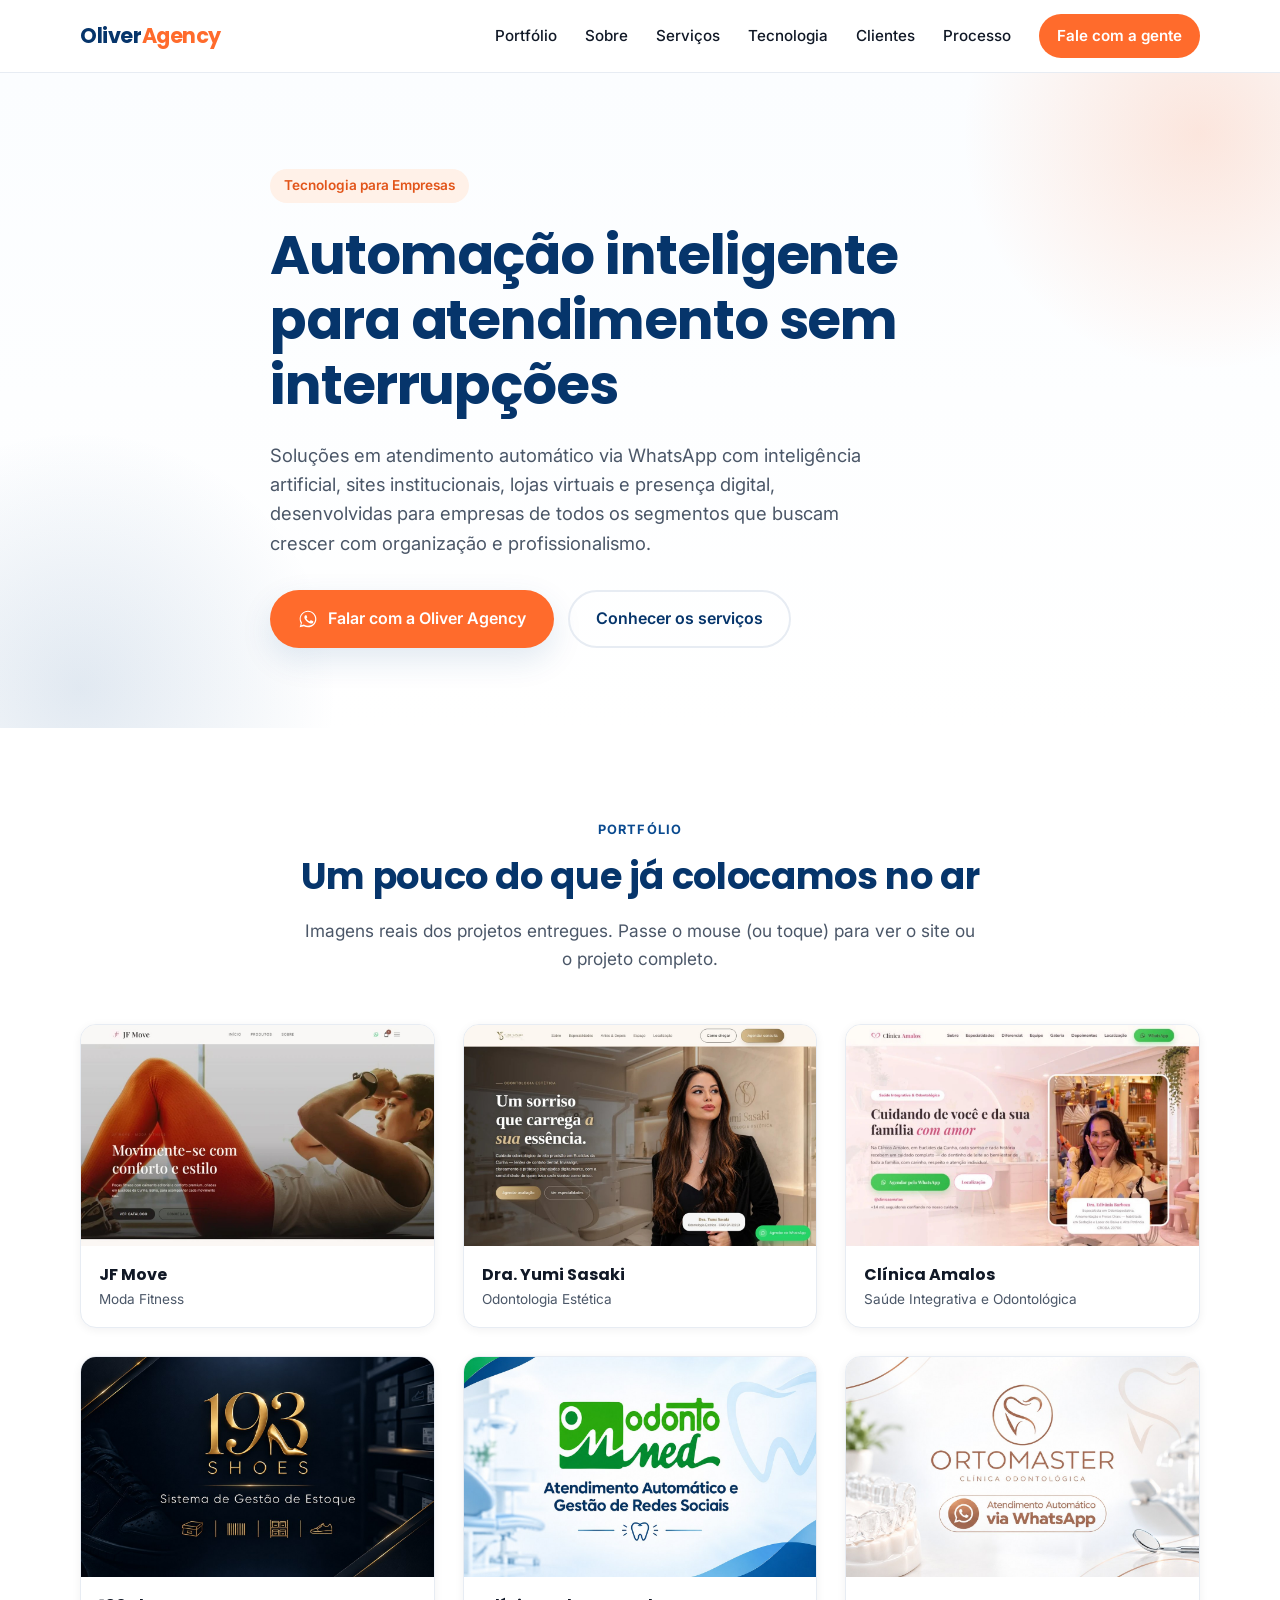
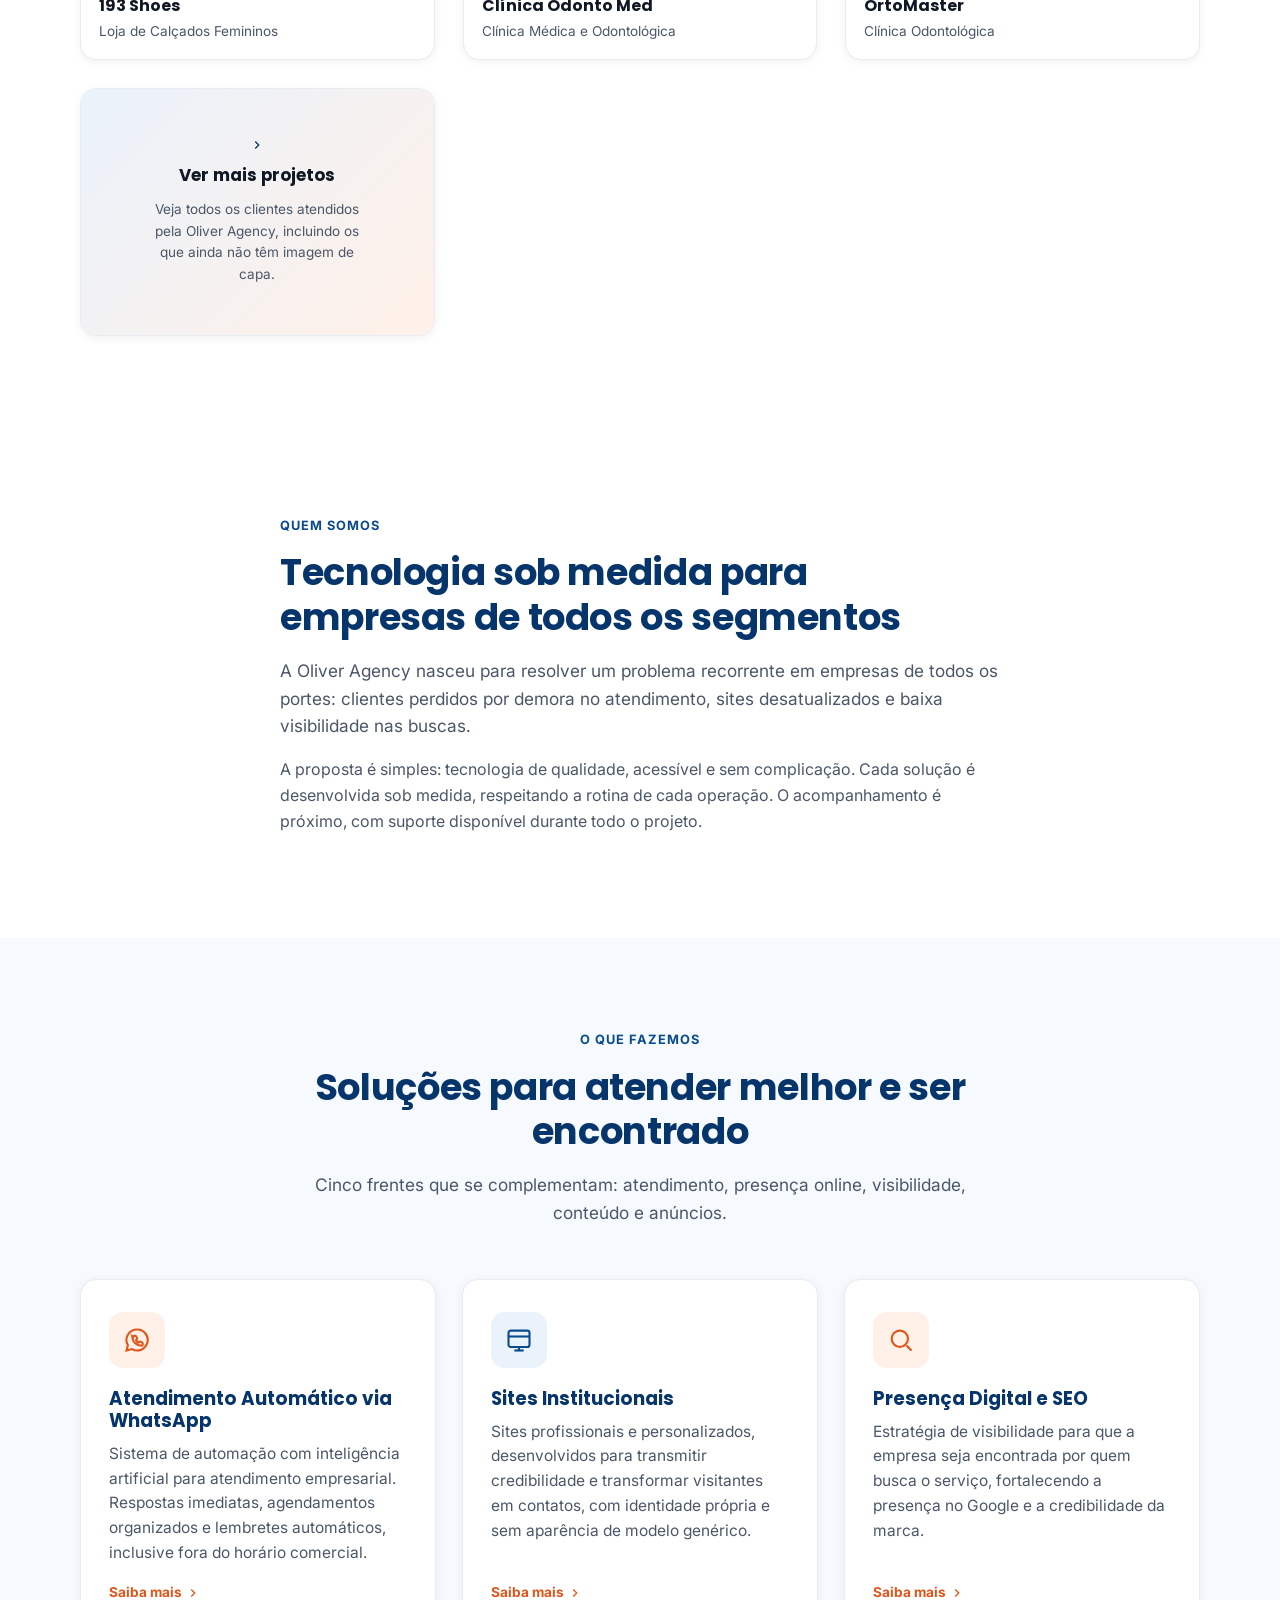
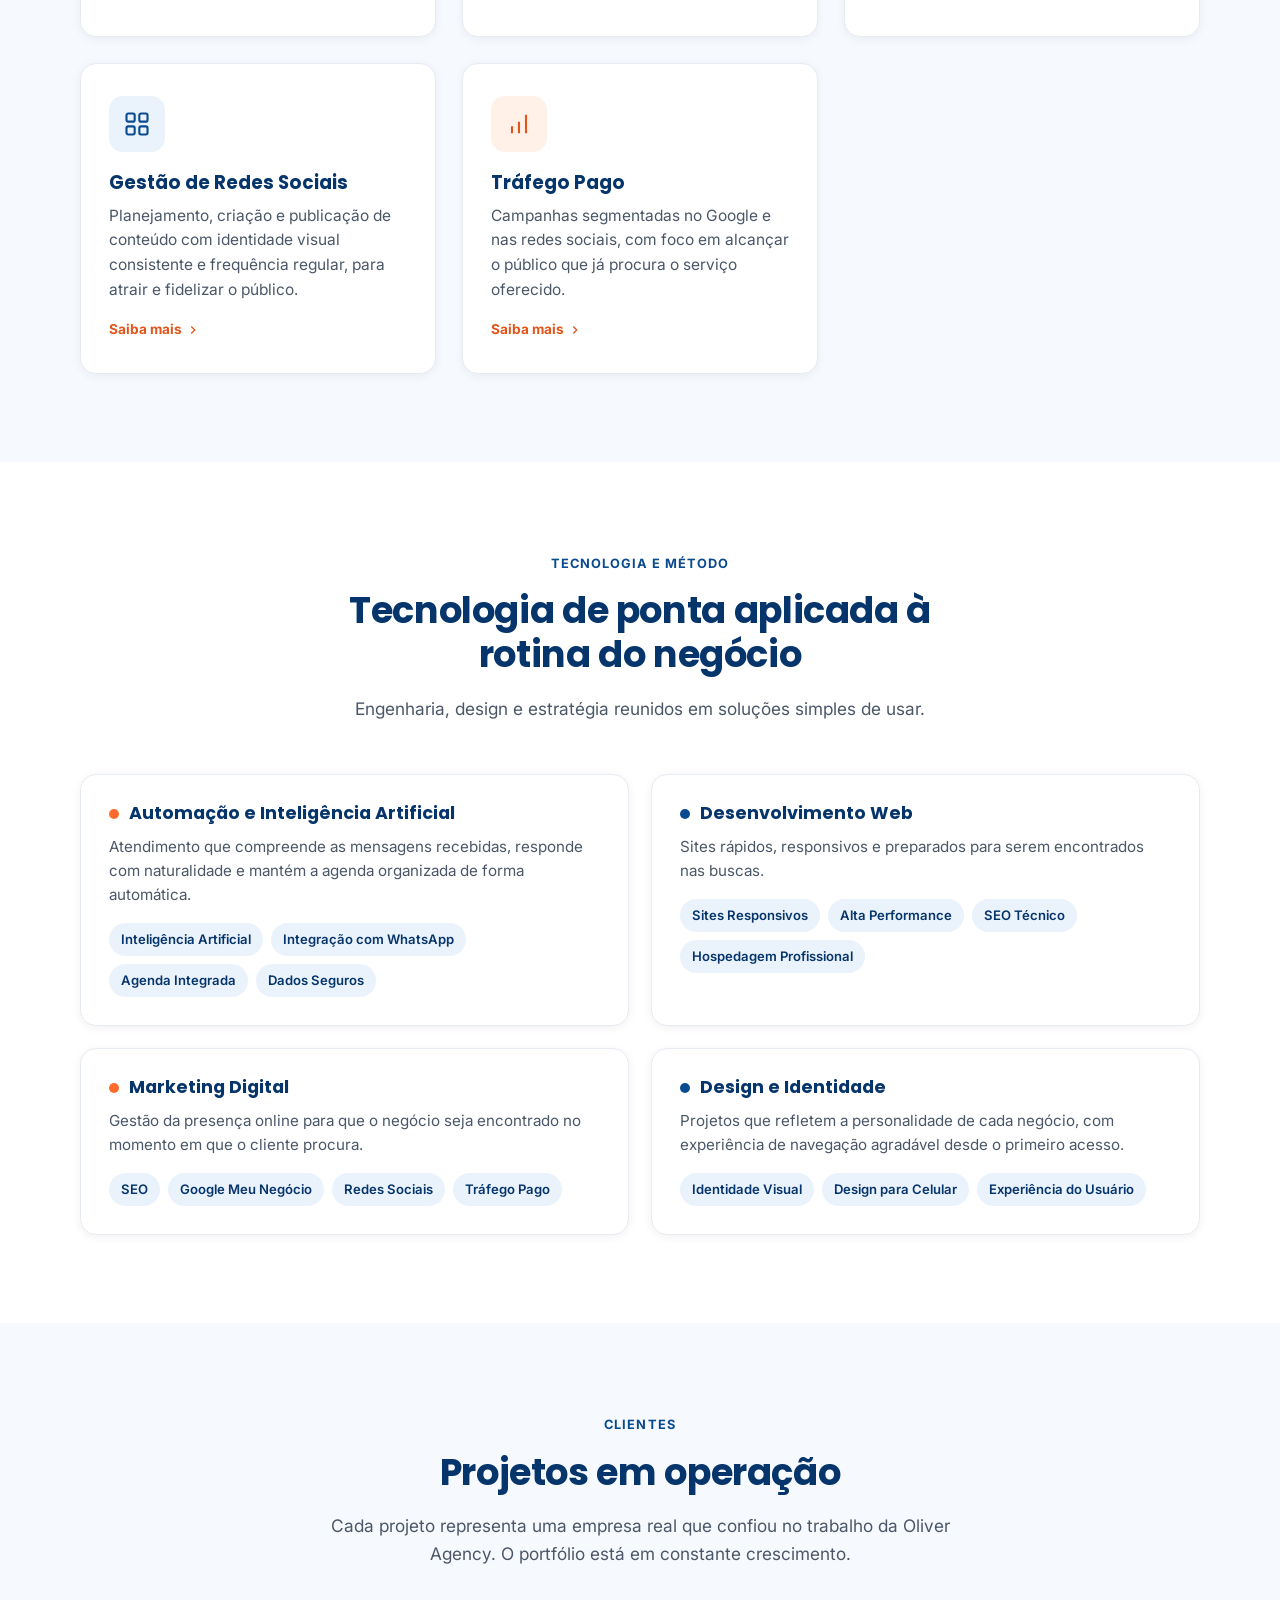
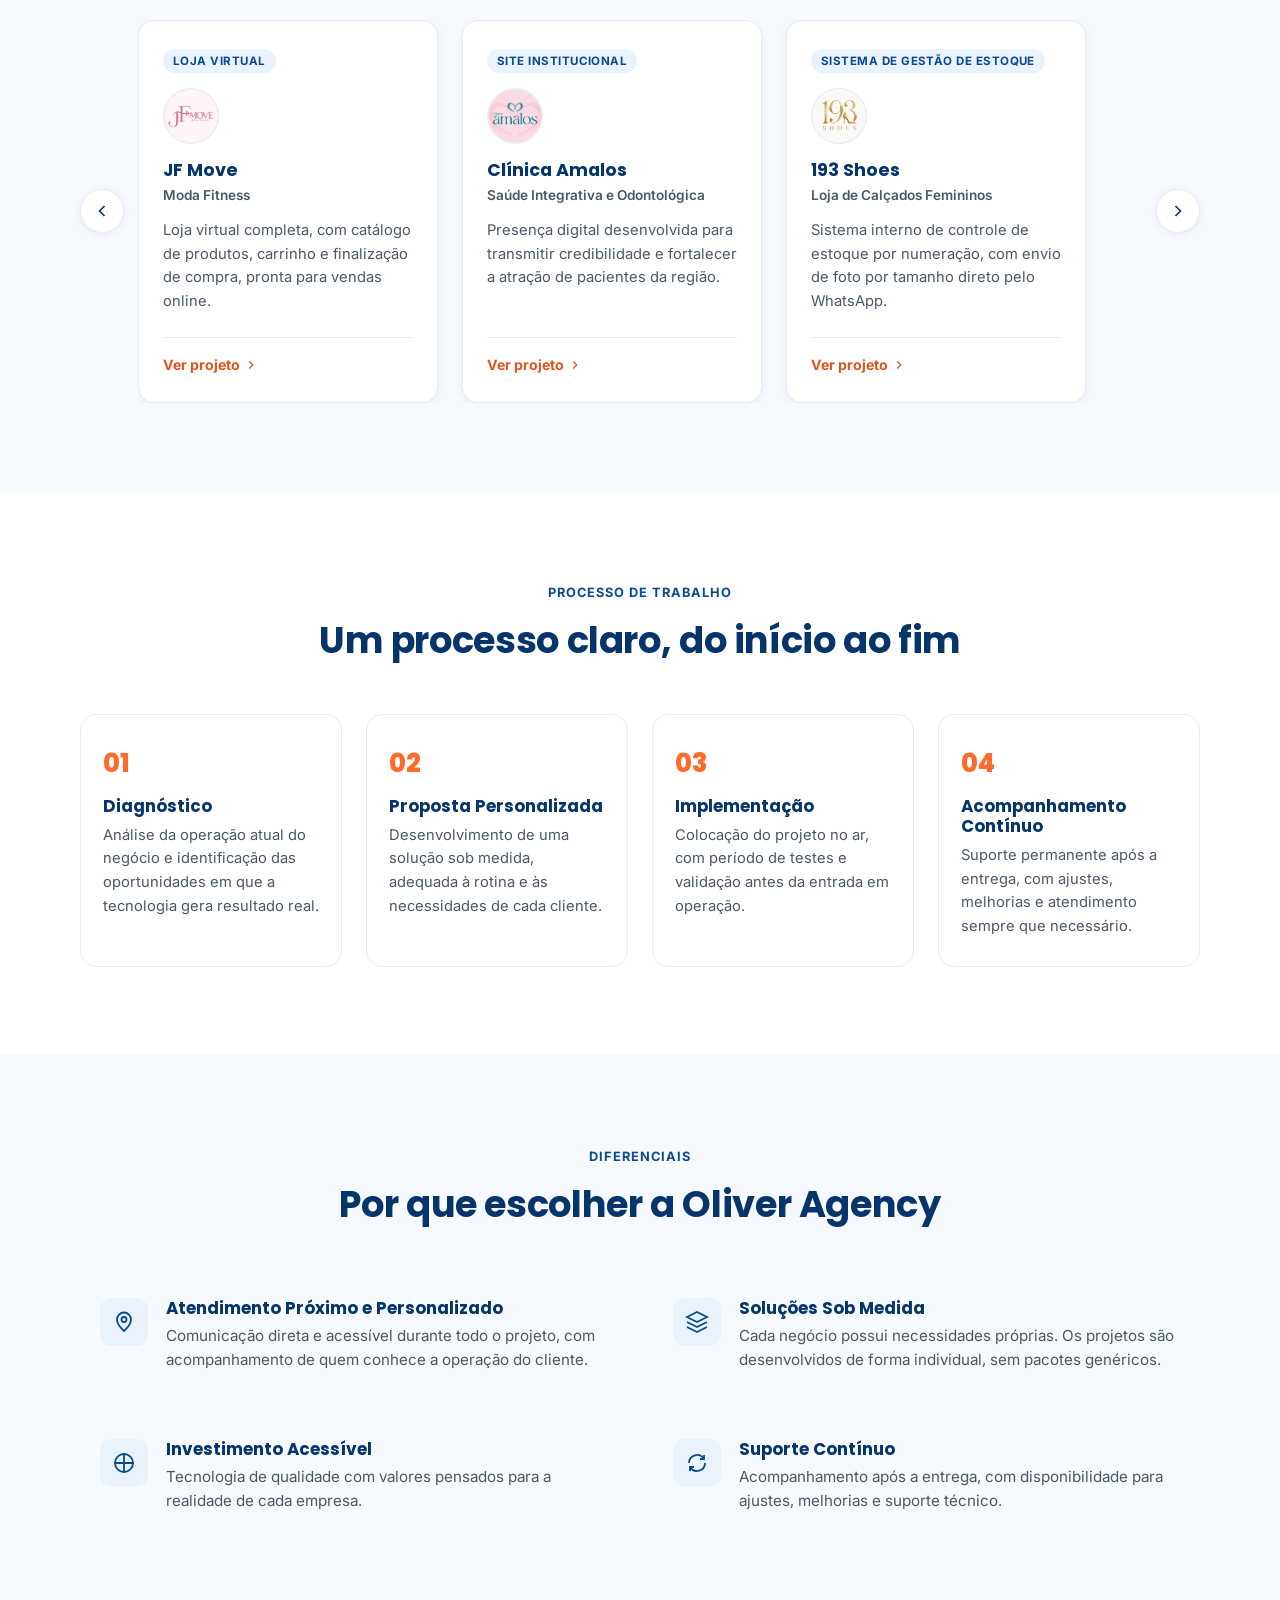
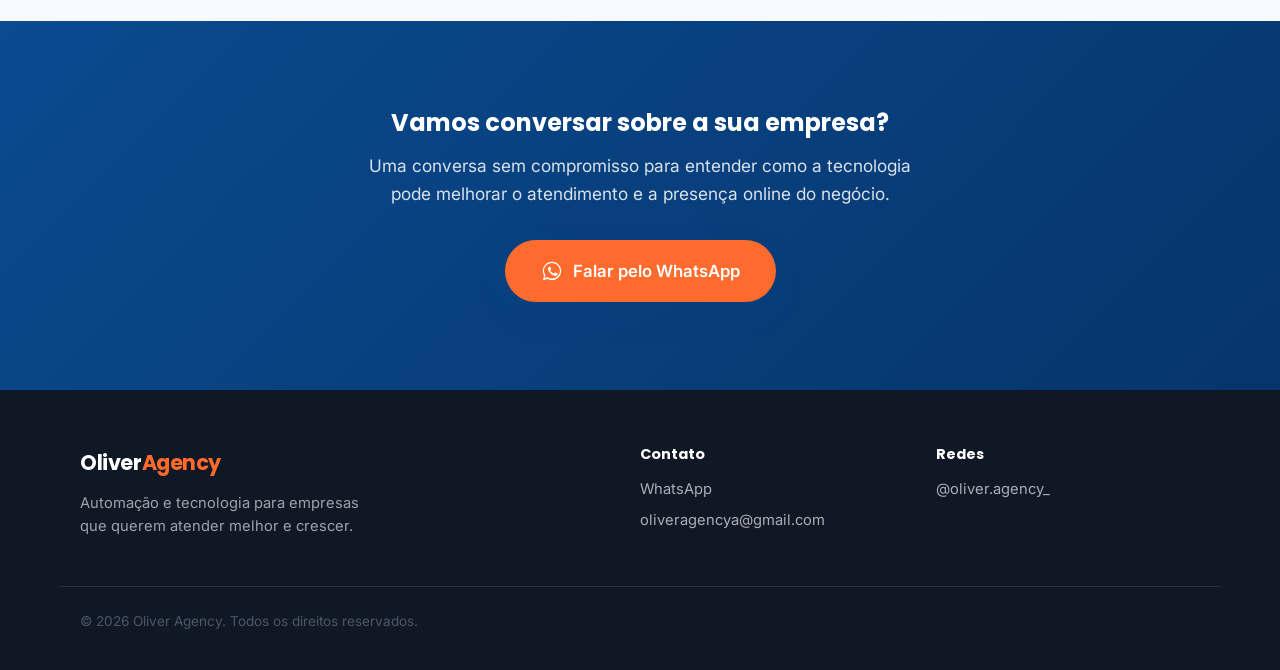
<file: index.html>
<!DOCTYPE html>
<html lang="pt-BR">
<head>
<meta charset="UTF-8">
<meta name="viewport" content="width=device-width, initial-scale=1.0">
<title>Oliver Agency · Automação Inteligente para Empresas</title>
<meta name="description" content="Soluções em atendimento automático via WhatsApp com inteligência artificial, sites institucionais, lojas virtuais e presença digital, desenvolvidas para empresas de todos os segmentos.">
<meta name="keywords" content="automação whatsapp, atendimento automático empresarial, site institucional, loja virtual, presença digital, SEO">
<meta property="og:title" content="Oliver Agency · Automação Inteligente para Empresas">
<meta property="og:description" content="Atendimento automático via WhatsApp com inteligência artificial, sites institucionais, lojas virtuais e presença digital para empresas de todos os segmentos.">
<meta property="og:type" content="website">
<link rel="icon" href="data:image/svg+xml,<svg xmlns=%22http://www.w3.org/2000/svg%22 viewBox=%220 0 100 100%22><rect width=%22100%22 height=%22100%22 rx=%2220%22 fill=%22%230A4A8F%22/><text x=%2250%22 y=%2268%22 font-size=%2260%22 text-anchor=%22middle%22 fill=%22%23FF6B2C%22 font-family=%22Arial%22>O</text></svg>">
<link rel="preconnect" href="https://fonts.googleapis.com">
<link rel="preconnect" href="https://fonts.gstatic.com" crossorigin>
<link href="https://fonts.googleapis.com/css2?family=Poppins:wght@600;700;800&family=Inter:wght@400;500;600;700&display=swap" rel="stylesheet">
<link rel="stylesheet" href="css/style.css">
</head>
<body>
<div class="scroll-progress" id="scrollProgress" aria-hidden="true"></div>

<a class="skip-link" href="#main">Pular para o conteúdo</a>

<header class="site-header" id="topo">
  <div class="container header-inner">
    <a href="#topo" class="logo">Oliver<span>Agency</span></a>
    <nav class="main-nav" id="mainNav" aria-label="Navegação principal">
      <a href="#portfolio-destaque">Portfólio</a>
      <a href="#sobre">Sobre</a>
      <a href="#servicos">Serviços</a>
      <a href="#competencias">Tecnologia</a>
      <a href="#cases">Clientes</a>
      <a href="#processo">Processo</a>
      <a href="#contato" class="nav-cta">Fale com a gente</a>
    </nav>
    <button class="menu-toggle" id="menuToggle" aria-label="Abrir menu" aria-expanded="false" aria-controls="mainNav">
      <span></span><span></span><span></span>
    </button>
  </div>
</header>

<main id="main">

  <!-- HERO -->
  <section class="hero">
    <div class="container hero-inner">
      <p class="eyebrow reveal" id="heroEyebrow"></p>
      <h1 class="reveal" id="heroTitle"></h1>
      <p class="hero-sub reveal" id="heroSub"></p>
      <div class="hero-actions reveal">
        <a href="https://wa.me/5575998316140?text=Ol%C3%A1%2C%20vim%20pelo%20site%20e%20quero%20saber%20mais%20sobre%20a%20Oliver%20Agency" class="btn btn-primary" target="_blank" rel="noopener">
          <svg viewBox="0 0 24 24" width="20" height="20" aria-hidden="true"><path fill="currentColor" d="M17.5 14.4c-.3-.1-1.6-.8-1.8-.9-.2-.1-.4-.1-.6.1-.2.3-.7.9-.8 1-.2.2-.3.2-.5.1-.3-.1-1.1-.4-2.1-1.3-.8-.7-1.3-1.6-1.5-1.8-.1-.2 0-.4.1-.5.1-.1.3-.3.4-.5.1-.1.2-.3.3-.4.1-.2 0-.4 0-.5C11 9.5 10.5 8.3 10.3 7.8c-.2-.5-.4-.4-.6-.4h-.5c-.2 0-.5.1-.7.3-.2.3-.9.9-.9 2.2s1 2.6 1.1 2.7c.1.2 1.9 3 4.6 4.1.6.3 1.1.4 1.5.6.6.2 1.2.2 1.6.1.5-.1 1.6-.6 1.8-1.3.2-.6.2-1.2.2-1.3-.1-.2-.2-.2-.5-.4z"/><path fill="currentColor" d="M12 2C6.5 2 2 6.5 2 12c0 1.9.5 3.6 1.4 5.1L2 22l5.1-1.3c1.4.8 3.1 1.2 4.9 1.2 5.5 0 10-4.5 10-10S17.5 2 12 2zm0 18.1c-1.6 0-3.2-.4-4.5-1.3l-.3-.2-3.3.9.9-3.2-.2-.3C3.7 14 3.2 13 3.2 12c0-4.8 3.9-8.7 8.7-8.7s8.7 3.9 8.7 8.7-3.8 8.1-8.6 8.1z"/></svg>
          <span id="heroCtaPrimary"></span>
        </a>
        <a href="#servicos" class="btn btn-ghost" id="heroCtaSecondary"></a>
      </div>
    </div>
    <div class="hero-glow" aria-hidden="true"></div>
    <div class="hero-glow-2" aria-hidden="true"></div>
  </section>

  <!-- PORTFÓLIO (capas) -->
  <section class="section" id="portfolio-destaque">
    <div class="container">
      <div class="section-head">
        <span class="tag reveal" id="portfolioCoversTag"></span>
        <h2 class="reveal" id="portfolioCoversTitle"></h2>
        <p class="lead reveal" id="portfolioCoversLead"></p>
      </div>

      <!--
        Os cards deste grid são gerados pelo array PORTFOLIO_COVERS em js/main.js.
        Para adicionar a capa de um novo projeto, inclua um item nesse array e a
        imagem correspondente em assets/img/covers/ (não edite este HTML).
      -->
      <div class="portfolio-covers-grid" id="portfolioCoversGrid"></div>
    </div>
  </section>

  <!-- SOBRE -->
  <section class="section" id="sobre">
    <div class="container section-narrow">
      <span class="tag reveal" id="sobreTag"></span>
      <h2 class="reveal" id="sobreTitle"></h2>
      <div id="sobreBody"></div>
    </div>
  </section>

  <!-- SERVIÇOS -->
  <section class="section section-alt" id="servicos">
    <div class="container">
      <div class="section-head">
        <span class="tag reveal" id="servicosTag"></span>
        <h2 class="reveal" id="servicosTitle"></h2>
        <p class="lead reveal" id="servicosLead"></p>
      </div>

      <div class="grid grid-3" id="servicosGrid"></div>
    </div>
  </section>

  <!-- TECNOLOGIA E MÉTODO -->
  <section class="section" id="competencias">
    <div class="container">
      <div class="section-head">
        <span class="tag reveal" id="tecnologiaTag"></span>
        <h2 class="reveal" id="tecnologiaTitle"></h2>
        <p class="lead reveal" id="tecnologiaLead"></p>
      </div>

      <div class="skills-grid" id="tecnologiaGrid"></div>
    </div>
  </section>

  <!-- PORTFÓLIO -->
  <section class="section section-alt" id="cases">
    <div class="container">
      <div class="section-head">
        <span class="tag reveal" id="portfolioTag"></span>
        <h2 class="reveal" id="portfolioTitle"></h2>
        <p class="lead reveal" id="portfolioLead"></p>
      </div>

      <!--
        Os cards deste carrossel são gerados pelo array PORTFOLIO_DATA em js/main.js.
        Para adicionar um novo cliente, inclua um item nesse array (não edite este HTML).
        As setas rolam a fileira manualmente; não há rotação automática.
      -->
      <div class="cases-carousel">
        <button class="cases-arrow cases-arrow-prev" aria-label="Projeto anterior" type="button">
          <svg viewBox="0 0 24 24" width="20" height="20" fill="none" stroke="currentColor" stroke-width="2"><path d="M15 18l-6-6 6-6"/></svg>
        </button>
        <div class="cases-viewport">
          <div class="cases-track" id="casesTrack"></div>
        </div>
        <button class="cases-arrow cases-arrow-next" aria-label="Próximo projeto" type="button">
          <svg viewBox="0 0 24 24" width="20" height="20" fill="none" stroke="currentColor" stroke-width="2"><path d="M9 18l6-6-6-6"/></svg>
        </button>
      </div>
    </div>
  </section>

  <!-- PROCESSO DE TRABALHO -->
  <section class="section" id="processo">
    <div class="container">
      <div class="section-head">
        <span class="tag reveal" id="processoTag"></span>
        <h2 class="reveal" id="processoTitle"></h2>
      </div>

      <ol class="process-list" id="processoList"></ol>
    </div>
  </section>

  <!-- DIFERENCIAIS -->
  <section class="section section-alt" id="diferenciais">
    <div class="container">
      <div class="section-head">
        <span class="tag reveal" id="diferenciaisTag"></span>
        <h2 class="reveal" id="diferenciaisTitle"></h2>
      </div>

      <div class="grid grid-2" id="diferenciaisGrid"></div>
    </div>
  </section>

  <!-- CTA FINAL -->
  <section class="cta-final" id="contato">
    <div class="container cta-final-inner">
      <h2 class="reveal" id="ctaFinalTitle"></h2>
      <p class="reveal" id="ctaFinalDesc"></p>
      <a href="https://wa.me/5575998316140?text=Ol%C3%A1%2C%20vim%20pelo%20site%20e%20quero%20saber%20mais%20sobre%20a%20Oliver%20Agency" class="btn btn-primary btn-lg reveal" target="_blank" rel="noopener">
        <svg viewBox="0 0 24 24" width="22" height="22" aria-hidden="true"><path fill="currentColor" d="M17.5 14.4c-.3-.1-1.6-.8-1.8-.9-.2-.1-.4-.1-.6.1-.2.3-.7.9-.8 1-.2.2-.3.2-.5.1-.3-.1-1.1-.4-2.1-1.3-.8-.7-1.3-1.6-1.5-1.8-.1-.2 0-.4.1-.5.1-.1.3-.3.4-.5.1-.1.2-.3.3-.4.1-.2 0-.4 0-.5C11 9.5 10.5 8.3 10.3 7.8c-.2-.5-.4-.4-.6-.4h-.5c-.2 0-.5.1-.7.3-.2.3-.9.9-.9 2.2s1 2.6 1.1 2.7c.1.2 1.9 3 4.6 4.1.6.3 1.1.4 1.5.6.6.2 1.2.2 1.6.1.5-.1 1.6-.6 1.8-1.3.2-.6.2-1.2.2-1.3-.1-.2-.2-.2-.5-.4z"/><path fill="currentColor" d="M12 2C6.5 2 2 6.5 2 12c0 1.9.5 3.6 1.4 5.1L2 22l5.1-1.3c1.4.8 3.1 1.2 4.9 1.2 5.5 0 10-4.5 10-10S17.5 2 12 2zm0 18.1c-1.6 0-3.2-.4-4.5-1.3l-.3-.2-3.3.9.9-3.2-.2-.3C3.7 14 3.2 13 3.2 12c0-4.8 3.9-8.7 8.7-8.7s8.7 3.9 8.7 8.7-3.8 8.1-8.6 8.1z"/></svg>
        <span id="ctaFinalBtn"></span>
      </a>
    </div>
  </section>

  <!-- MODAL DE SERVIÇO -->
  <div class="modal-overlay" id="serviceModalOverlay" hidden>
    <div class="modal-panel" id="serviceModal" role="dialog" aria-modal="true" aria-labelledby="serviceModalTitle">
      <button class="modal-close" id="serviceModalClose" type="button" aria-label="Fechar">
        <svg viewBox="0 0 24 24" width="20" height="20" fill="none" stroke="currentColor" stroke-width="2"><path d="M18 6 6 18M6 6l12 12"/></svg>
      </button>

      <div class="modal-header">
        <div class="modal-icon" id="serviceModalIcon"></div>
        <h2 id="serviceModalTitle"></h2>
      </div>

      <p class="modal-summary" id="serviceModalSummary"></p>

      <h3 class="modal-subhead">Como funciona</h3>
      <ol class="modal-steps" id="serviceModalSteps"></ol>

      <h3 class="modal-subhead">O que está incluso</h3>
      <ul class="modal-included" id="serviceModalIncluded"></ul>

      <p class="modal-audience"><strong>Para quem é:</strong> <span id="serviceModalAudience"></span></p>

      <p class="modal-note" id="serviceModalNote" hidden></p>

      <a class="btn btn-primary btn-lg modal-cta" id="serviceModalCta" target="_blank" rel="noopener">
        Quero saber mais
      </a>
    </div>
  </div>

</main>

<footer class="site-footer">
  <div class="container footer-inner">
    <div class="footer-brand">
      <span class="logo logo-footer">Oliver<span>Agency</span></span>
      <p id="footerTagline"></p>
    </div>
    <div class="footer-contact">
      <h4>Contato</h4>
      <a href="https://wa.me/5575998316140" target="_blank" rel="noopener">WhatsApp</a>
      <a href="mailto:oliveragencya@gmail.com">oliveragencya@gmail.com</a>
    </div>
    <div class="footer-social">
      <h4>Redes</h4>
      <a href="https://instagram.com/oliver.agency_" target="_blank" rel="noopener">@oliver.agency_</a>
    </div>
  </div>
  <div class="container footer-bottom">
    <p>&copy; <span id="year"></span> Oliver Agency. Todos os direitos reservados.</p>
  </div>
</footer>

<script src="js/main.js"></script>
</body>
</html>
</file>
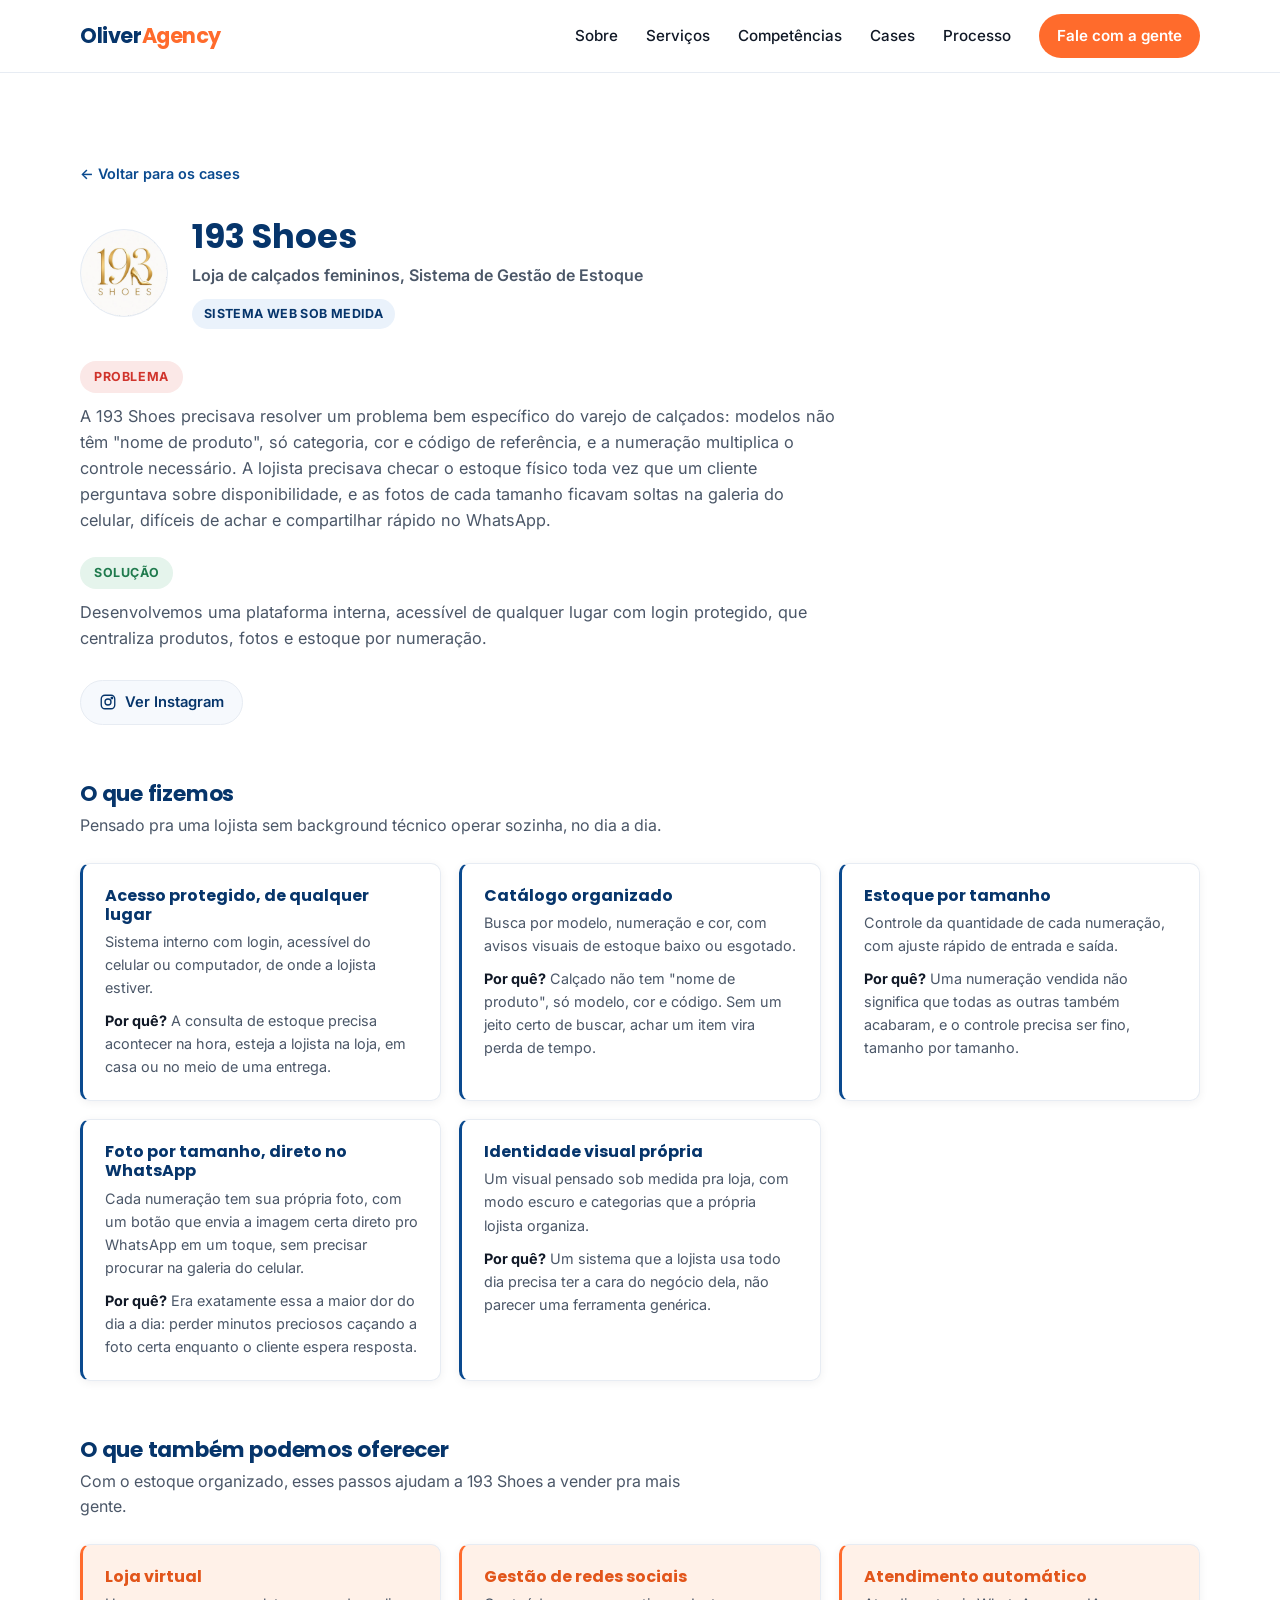
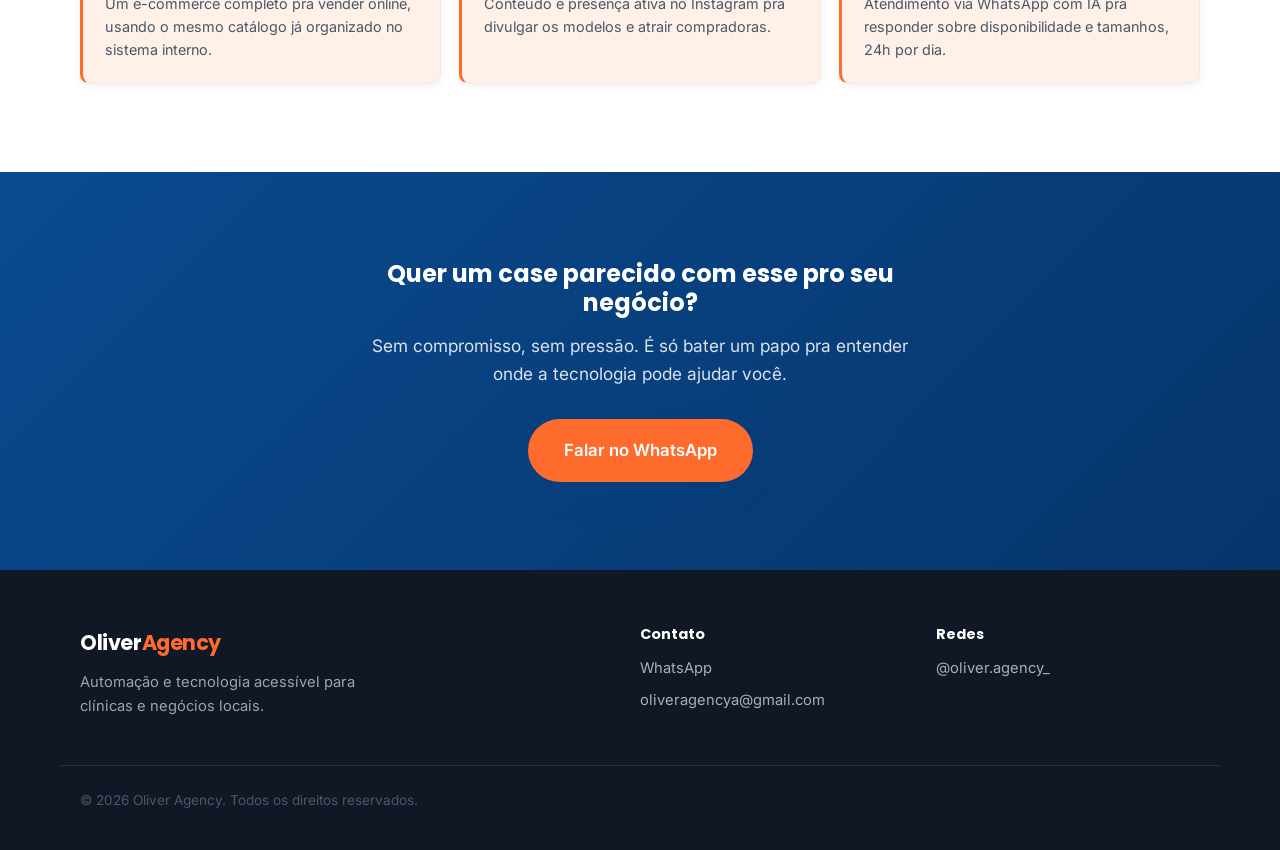
<file: cases/193-shoes.html>
<!DOCTYPE html>
<html lang="pt-BR">
<head>
<meta charset="UTF-8">
<meta name="viewport" content="width=device-width, initial-scale=1.0">
<title>193 Shoes, Sistema de Gestão de Estoque | Oliver Agency</title>
<meta name="description" content="Sistema web de controle de estoque por numeração desenvolvido pela Oliver Agency para a loja de calçados 193 Shoes.">
<link rel="icon" href="data:image/svg+xml,<svg xmlns=%22http://www.w3.org/2000/svg%22 viewBox=%220 0 100 100%22><rect width=%22100%22 height=%22100%22 rx=%2220%22 fill=%22%230A4A8F%22/><text x=%2250%22 y=%2268%22 font-size=%2260%22 text-anchor=%22middle%22 fill=%22%23FF6B2C%22 font-family=%22Arial%22>O</text></svg>">
<link rel="preconnect" href="https://fonts.googleapis.com">
<link rel="preconnect" href="https://fonts.gstatic.com" crossorigin>
<link href="https://fonts.googleapis.com/css2?family=Poppins:wght@600;700;800&family=Inter:wght@400;500;600;700&display=swap" rel="stylesheet">
<link rel="stylesheet" href="../css/style.css">
</head>
<body>
<div class="scroll-progress" id="scrollProgress" aria-hidden="true"></div>

<a class="skip-link" href="#main">Pular para o conteúdo</a>

<header class="site-header">
  <div class="container header-inner">
    <a href="../index.html" class="logo">Oliver<span>Agency</span></a>
    <nav class="main-nav" id="mainNav" aria-label="Navegação principal">
      <a href="../index.html#sobre">Sobre</a>
      <a href="../index.html#servicos">Serviços</a>
      <a href="../index.html#competencias">Competências</a>
      <a href="../index.html#cases">Cases</a>
      <a href="../index.html#processo">Processo</a>
      <a href="../index.html#contato" class="nav-cta">Fale com a gente</a>
    </nav>
    <button class="menu-toggle" id="menuToggle" aria-label="Abrir menu" aria-expanded="false" aria-controls="mainNav">
      <span></span><span></span><span></span>
    </button>
  </div>
</header>

<main id="main">
  <section class="section">
    <div class="container">
      <a class="profile-back" href="../index.html#cases">← Voltar para os cases</a>

      <div class="profile-hero">
        <div class="profile-avatar">
          <img src="../assets/img/193-shoes.png" alt="Logo da 193 Shoes">
        </div>
        <div class="profile-heading">
          <h1>193 Shoes</h1>
          <p class="profile-niche">Loja de calçados femininos, Sistema de Gestão de Estoque</p>
          <div class="profile-badges">
            <span class="status-badge">Sistema web sob medida</span>
          </div>
        </div>
      </div>

      <div class="profile-story">
        <span class="ps-badge ps-badge-problem">Problema</span>
        <p>A 193 Shoes precisava resolver um problema bem específico do varejo de calçados: modelos não têm "nome de produto", só categoria, cor e código de referência, e a numeração multiplica o controle necessário. A lojista precisava checar o estoque físico toda vez que um cliente perguntava sobre disponibilidade, e as fotos de cada tamanho ficavam soltas na galeria do celular, difíceis de achar e compartilhar rápido no WhatsApp.</p>
        <span class="ps-badge ps-badge-solution">Solução</span>
        <p>Desenvolvemos uma plataforma interna, acessível de qualquer lugar com login protegido, que centraliza produtos, fotos e estoque por numeração.</p>
      </div>

      <div class="profile-links">
        <a class="profile-link social-preview" href="https://www.instagram.com/193shoes" target="_blank" rel="noopener">
          <svg viewBox="0 0 24 24" width="18" height="18" fill="none" stroke="currentColor" stroke-width="1.8"><rect x="3" y="3" width="18" height="18" rx="5"/><circle cx="12" cy="12" r="4"/><circle cx="17.2" cy="6.8" r="1"/></svg>
          Ver Instagram
          <span class="social-preview-card">
            <img src="../assets/img/193-shoes.png" alt="">
            <span class="social-preview-handle">@193shoes</span>
            <span class="social-preview-cta">Ver perfil completo →</span>
          </span>
        </a>
      </div>

      <div class="service-group">
        <h2>O que fizemos</h2>
        <p class="service-group-sub">Pensado pra uma lojista sem background técnico operar sozinha, no dia a dia.</p>
        <div class="service-grid">
          <div class="service-card service-card-done">
            <h3>Acesso protegido, de qualquer lugar</h3>
            <p>Sistema interno com login, acessível do celular ou computador, de onde a lojista estiver.</p>
            <p class="service-why"><strong>Por quê?</strong> A consulta de estoque precisa acontecer na hora, esteja a lojista na loja, em casa ou no meio de uma entrega.</p>
          </div>
          <div class="service-card service-card-done">
            <h3>Catálogo organizado</h3>
            <p>Busca por modelo, numeração e cor, com avisos visuais de estoque baixo ou esgotado.</p>
            <p class="service-why"><strong>Por quê?</strong> Calçado não tem "nome de produto", só modelo, cor e código. Sem um jeito certo de buscar, achar um item vira perda de tempo.</p>
          </div>
          <div class="service-card service-card-done">
            <h3>Estoque por tamanho</h3>
            <p>Controle da quantidade de cada numeração, com ajuste rápido de entrada e saída.</p>
            <p class="service-why"><strong>Por quê?</strong> Uma numeração vendida não significa que todas as outras também acabaram, e o controle precisa ser fino, tamanho por tamanho.</p>
          </div>
          <div class="service-card service-card-done">
            <h3>Foto por tamanho, direto no WhatsApp</h3>
            <p>Cada numeração tem sua própria foto, com um botão que envia a imagem certa direto pro WhatsApp em um toque, sem precisar procurar na galeria do celular.</p>
            <p class="service-why"><strong>Por quê?</strong> Era exatamente essa a maior dor do dia a dia: perder minutos preciosos caçando a foto certa enquanto o cliente espera resposta.</p>
          </div>
          <div class="service-card service-card-done">
            <h3>Identidade visual própria</h3>
            <p>Um visual pensado sob medida pra loja, com modo escuro e categorias que a própria lojista organiza.</p>
            <p class="service-why"><strong>Por quê?</strong> Um sistema que a lojista usa todo dia precisa ter a cara do negócio dela, não parecer uma ferramenta genérica.</p>
          </div>
        </div>
      </div>

      <div class="service-group">
        <h2>O que também podemos oferecer</h2>
        <p class="service-group-sub">Com o estoque organizado, esses passos ajudam a 193 Shoes a vender pra mais gente.</p>
        <div class="service-grid">
          <div class="service-card service-card-upsell">
            <h3>Loja virtual</h3>
            <p>Um e-commerce completo pra vender online, usando o mesmo catálogo já organizado no sistema interno.</p>
          </div>
          <div class="service-card service-card-upsell">
            <h3>Gestão de redes sociais</h3>
            <p>Conteúdo e presença ativa no Instagram pra divulgar os modelos e atrair compradoras.</p>
          </div>
          <div class="service-card service-card-upsell">
            <h3>Atendimento automático</h3>
            <p>Atendimento via WhatsApp com IA pra responder sobre disponibilidade e tamanhos, 24h por dia.</p>
          </div>
        </div>
      </div>
    </div>
  </section>

  <section class="cta-final">
    <div class="container cta-final-inner">
      <h2>Quer um case parecido com esse pro seu negócio?</h2>
      <p>Sem compromisso, sem pressão. É só bater um papo pra entender onde a tecnologia pode ajudar você.</p>
      <a href="https://wa.me/5575998316140?text=Ol%C3%A1%2C%20vi%20o%20case%20da%20193%20Shoes%20e%20quero%20saber%20mais%20sobre%20a%20Oliver%20Agency" class="btn btn-primary btn-lg" target="_blank" rel="noopener">
        Falar no WhatsApp
      </a>
    </div>
  </section>
</main>

<footer class="site-footer">
  <div class="container footer-inner">
    <div class="footer-brand">
      <span class="logo logo-footer">Oliver<span>Agency</span></span>
      <p>Automação e tecnologia acessível para clínicas e negócios locais.</p>
    </div>
    <div class="footer-contact">
      <h4>Contato</h4>
      <a href="https://wa.me/5575998316140" target="_blank" rel="noopener">WhatsApp</a>
      <a href="mailto:oliveragencya@gmail.com">oliveragencya@gmail.com</a>
    </div>
    <div class="footer-social">
      <h4>Redes</h4>
      <a href="https://instagram.com/oliver.agency_" target="_blank" rel="noopener">@oliver.agency_</a>
    </div>
  </div>
  <div class="container footer-bottom">
    <p>&copy; <span id="year"></span> Oliver Agency. Todos os direitos reservados.</p>
  </div>
</footer>

<script src="../js/main.js"></script>
</body>
</html>
</file>
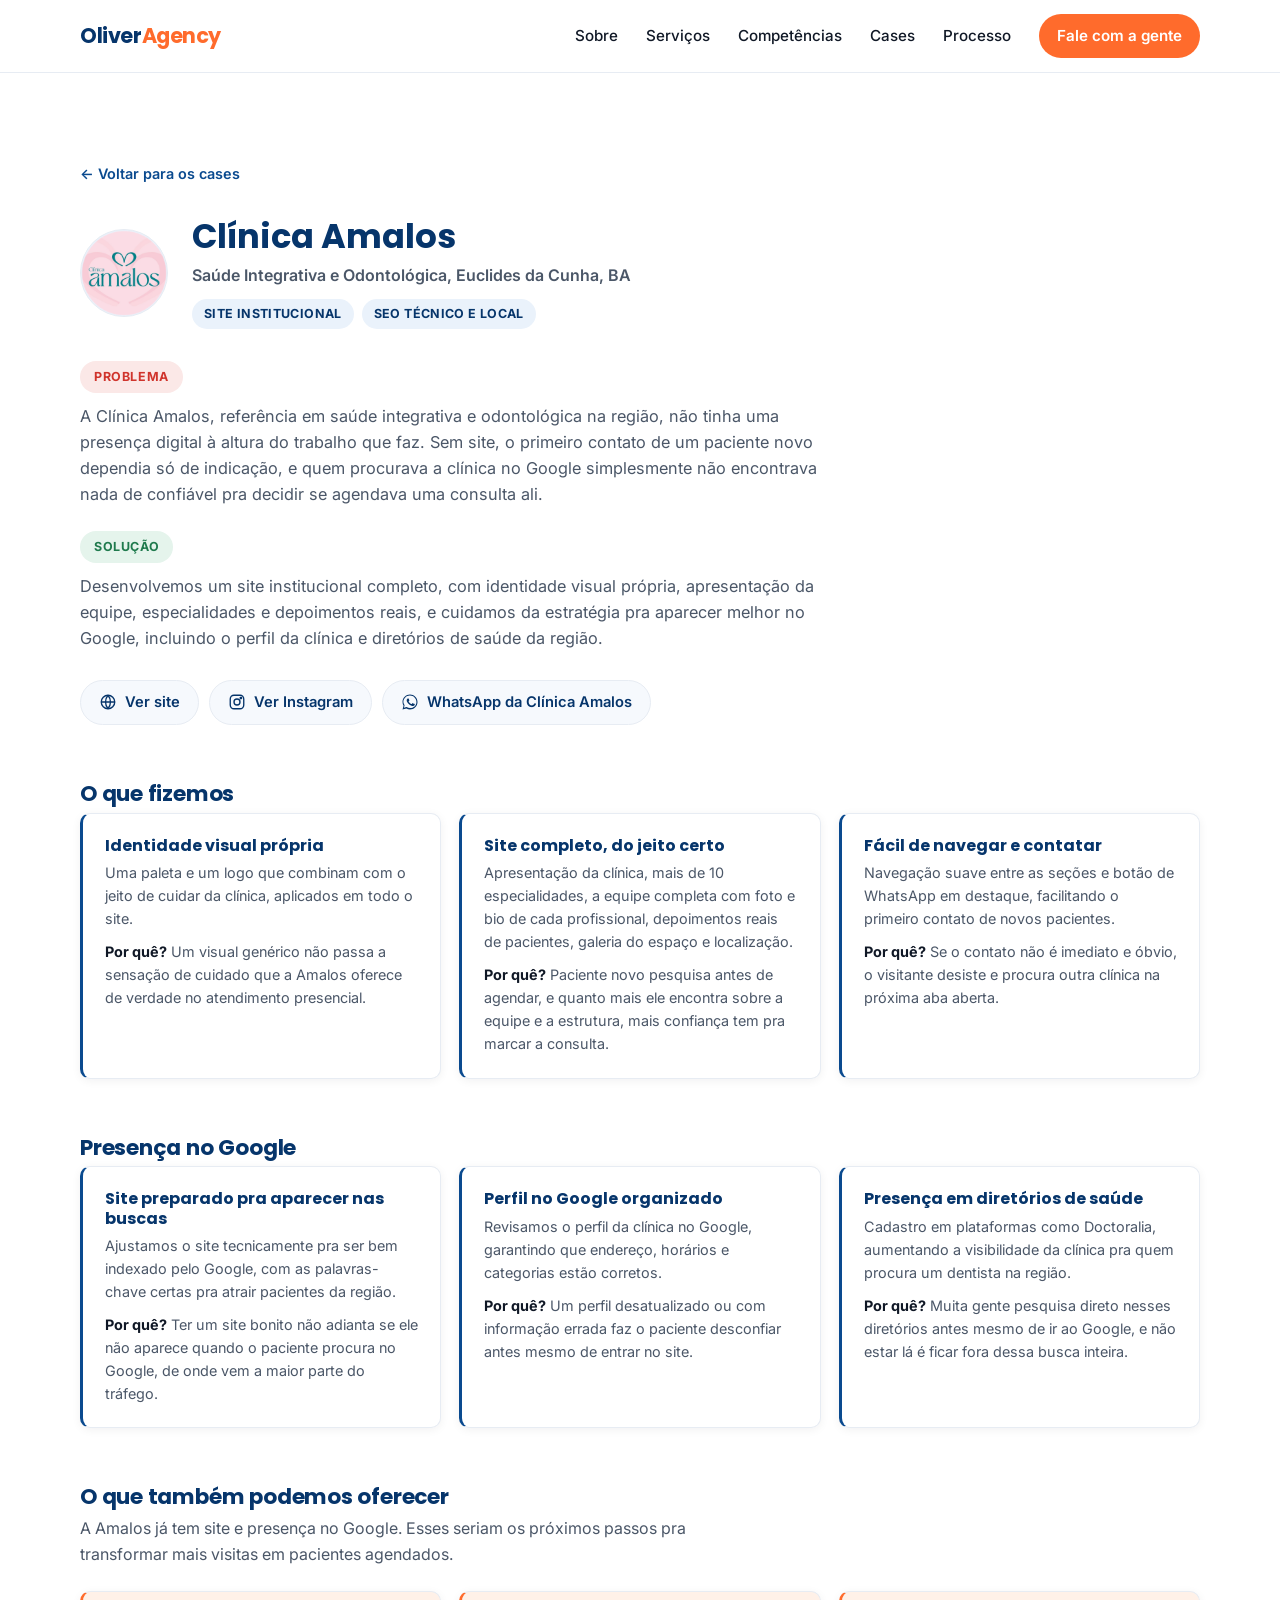
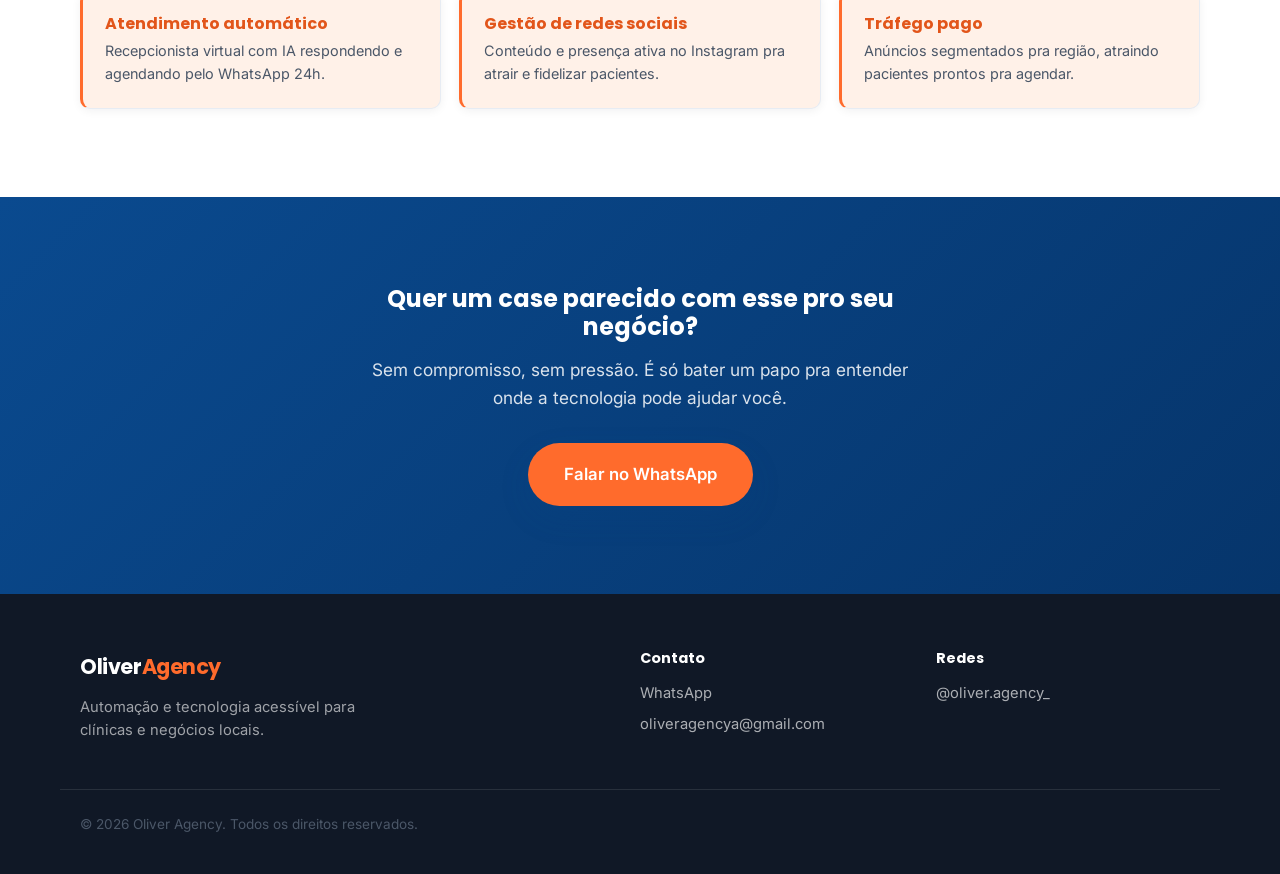
<file: cases/clinica-amalos.html>
<!DOCTYPE html>
<html lang="pt-BR">
<head>
<meta charset="UTF-8">
<meta name="viewport" content="width=device-width, initial-scale=1.0">
<title>Clínica Amalos, Case Oliver Agency</title>
<meta name="description" content="Site institucional e estratégia de SEO local completa desenvolvidos pela Oliver Agency para a Clínica Amalos.">
<link rel="icon" href="data:image/svg+xml,<svg xmlns=%22http://www.w3.org/2000/svg%22 viewBox=%220 0 100 100%22><rect width=%22100%22 height=%22100%22 rx=%2220%22 fill=%22%230A4A8F%22/><text x=%2250%22 y=%2268%22 font-size=%2260%22 text-anchor=%22middle%22 fill=%22%23FF6B2C%22 font-family=%22Arial%22>O</text></svg>">
<link rel="preconnect" href="https://fonts.googleapis.com">
<link rel="preconnect" href="https://fonts.gstatic.com" crossorigin>
<link href="https://fonts.googleapis.com/css2?family=Poppins:wght@600;700;800&family=Inter:wght@400;500;600;700&display=swap" rel="stylesheet">
<link rel="stylesheet" href="../css/style.css">
</head>
<body>
<div class="scroll-progress" id="scrollProgress" aria-hidden="true"></div>

<a class="skip-link" href="#main">Pular para o conteúdo</a>

<header class="site-header">
  <div class="container header-inner">
    <a href="../index.html" class="logo">Oliver<span>Agency</span></a>
    <nav class="main-nav" id="mainNav" aria-label="Navegação principal">
      <a href="../index.html#sobre">Sobre</a>
      <a href="../index.html#servicos">Serviços</a>
      <a href="../index.html#competencias">Competências</a>
      <a href="../index.html#cases">Cases</a>
      <a href="../index.html#processo">Processo</a>
      <a href="../index.html#contato" class="nav-cta">Fale com a gente</a>
    </nav>
    <button class="menu-toggle" id="menuToggle" aria-label="Abrir menu" aria-expanded="false" aria-controls="mainNav">
      <span></span><span></span><span></span>
    </button>
  </div>
</header>

<main id="main">
  <section class="section">
    <div class="container">
      <a class="profile-back" href="../index.html#cases">← Voltar para os cases</a>

      <div class="profile-hero">
        <div class="profile-avatar">
          <img src="../assets/img/clinica-amalos.png" alt="Logo da Clínica Amalos">
        </div>
        <div class="profile-heading">
          <h1>Clínica Amalos</h1>
          <p class="profile-niche">Saúde Integrativa e Odontológica, Euclides da Cunha, BA</p>
          <div class="profile-badges">
            <span class="status-badge">Site institucional</span>
            <span class="status-badge">SEO técnico e local</span>
          </div>
        </div>
      </div>

      <div class="profile-story">
        <span class="ps-badge ps-badge-problem">Problema</span>
        <p>A Clínica Amalos, referência em saúde integrativa e odontológica na região, não tinha uma presença digital à altura do trabalho que faz. Sem site, o primeiro contato de um paciente novo dependia só de indicação, e quem procurava a clínica no Google simplesmente não encontrava nada de confiável pra decidir se agendava uma consulta ali.</p>
        <span class="ps-badge ps-badge-solution">Solução</span>
        <p>Desenvolvemos um site institucional completo, com identidade visual própria, apresentação da equipe, especialidades e depoimentos reais, e cuidamos da estratégia pra aparecer melhor no Google, incluindo o perfil da clínica e diretórios de saúde da região.</p>
      </div>

      <div class="profile-links">
        <a class="profile-link" href="https://clinica-amalos-site.vercel.app" target="_blank" rel="noopener">
          <svg viewBox="0 0 24 24" width="18" height="18" fill="none" stroke="currentColor" stroke-width="1.8"><circle cx="12" cy="12" r="9"/><path d="M3 12h18M12 3a14 14 0 0 1 0 18M12 3a14 14 0 0 0 0 18"/></svg>
          Ver site
        </a>
        <a class="profile-link social-preview" href="https://instagram.com/clinicaamalos" target="_blank" rel="noopener">
          <svg viewBox="0 0 24 24" width="18" height="18" fill="none" stroke="currentColor" stroke-width="1.8"><rect x="3" y="3" width="18" height="18" rx="5"/><circle cx="12" cy="12" r="4"/><circle cx="17.2" cy="6.8" r="1"/></svg>
          Ver Instagram
          <span class="social-preview-card">
            <img src="../assets/img/clinica-amalos.png" alt="">
            <span class="social-preview-handle">@clinicaamalos</span>
            <span class="social-preview-cta">Ver perfil completo →</span>
          </span>
        </a>
        <a class="profile-link" href="https://wa.me/557599495083" target="_blank" rel="noopener">
          <svg viewBox="0 0 24 24" width="18" height="18" aria-hidden="true"><path fill="currentColor" d="M17.5 14.4c-.3-.1-1.6-.8-1.8-.9-.2-.1-.4-.1-.6.1-.2.3-.7.9-.8 1-.2.2-.3.2-.5.1-.3-.1-1.1-.4-2.1-1.3-.8-.7-1.3-1.6-1.5-1.8-.1-.2 0-.4.1-.5.1-.1.3-.3.4-.5.1-.1.2-.3.3-.4.1-.2 0-.4 0-.5C11 9.5 10.5 8.3 10.3 7.8c-.2-.5-.4-.4-.6-.4h-.5c-.2 0-.5.1-.7.3-.2.3-.9.9-.9 2.2s1 2.6 1.1 2.7c.1.2 1.9 3 4.6 4.1.6.3 1.1.4 1.5.6.6.2 1.2.2 1.6.1.5-.1 1.6-.6 1.8-1.3.2-.6.2-1.2.2-1.3-.1-.2-.2-.2-.5-.4z"/><path fill="currentColor" d="M12 2C6.5 2 2 6.5 2 12c0 1.9.5 3.6 1.4 5.1L2 22l5.1-1.3c1.4.8 3.1 1.2 4.9 1.2 5.5 0 10-4.5 10-10S17.5 2 12 2zm0 18.1c-1.6 0-3.2-.4-4.5-1.3l-.3-.2-3.3.9.9-3.2-.2-.3C3.7 14 3.2 13 3.2 12c0-4.8 3.9-8.7 8.7-8.7s8.7 3.9 8.7 8.7-3.8 8.1-8.6 8.1z"/></svg>
          WhatsApp da Clínica Amalos
        </a>
      </div>

      <div class="service-group">
        <h2>O que fizemos</h2>
        <div class="service-grid">
          <div class="service-card service-card-done">
            <h3>Identidade visual própria</h3>
            <p>Uma paleta e um logo que combinam com o jeito de cuidar da clínica, aplicados em todo o site.</p>
            <p class="service-why"><strong>Por quê?</strong> Um visual genérico não passa a sensação de cuidado que a Amalos oferece de verdade no atendimento presencial.</p>
          </div>
          <div class="service-card service-card-done">
            <h3>Site completo, do jeito certo</h3>
            <p>Apresentação da clínica, mais de 10 especialidades, a equipe completa com foto e bio de cada profissional, depoimentos reais de pacientes, galeria do espaço e localização.</p>
            <p class="service-why"><strong>Por quê?</strong> Paciente novo pesquisa antes de agendar, e quanto mais ele encontra sobre a equipe e a estrutura, mais confiança tem pra marcar a consulta.</p>
          </div>
          <div class="service-card service-card-done">
            <h3>Fácil de navegar e contatar</h3>
            <p>Navegação suave entre as seções e botão de WhatsApp em destaque, facilitando o primeiro contato de novos pacientes.</p>
            <p class="service-why"><strong>Por quê?</strong> Se o contato não é imediato e óbvio, o visitante desiste e procura outra clínica na próxima aba aberta.</p>
          </div>
        </div>
      </div>

      <div class="service-group">
        <h2>Presença no Google</h2>
        <div class="service-grid">
          <div class="service-card service-card-done">
            <h3>Site preparado pra aparecer nas buscas</h3>
            <p>Ajustamos o site tecnicamente pra ser bem indexado pelo Google, com as palavras-chave certas pra atrair pacientes da região.</p>
            <p class="service-why"><strong>Por quê?</strong> Ter um site bonito não adianta se ele não aparece quando o paciente procura no Google, de onde vem a maior parte do tráfego.</p>
          </div>
          <div class="service-card service-card-done">
            <h3>Perfil no Google organizado</h3>
            <p>Revisamos o perfil da clínica no Google, garantindo que endereço, horários e categorias estão corretos.</p>
            <p class="service-why"><strong>Por quê?</strong> Um perfil desatualizado ou com informação errada faz o paciente desconfiar antes mesmo de entrar no site.</p>
          </div>
          <div class="service-card service-card-done">
            <h3>Presença em diretórios de saúde</h3>
            <p>Cadastro em plataformas como Doctoralia, aumentando a visibilidade da clínica pra quem procura um dentista na região.</p>
            <p class="service-why"><strong>Por quê?</strong> Muita gente pesquisa direto nesses diretórios antes mesmo de ir ao Google, e não estar lá é ficar fora dessa busca inteira.</p>
          </div>
        </div>
      </div>

      <div class="service-group">
        <h2>O que também podemos oferecer</h2>
        <p class="service-group-sub">A Amalos já tem site e presença no Google. Esses seriam os próximos passos pra transformar mais visitas em pacientes agendados.</p>
        <div class="service-grid">
          <div class="service-card service-card-upsell">
            <h3>Atendimento automático</h3>
            <p>Recepcionista virtual com IA respondendo e agendando pelo WhatsApp 24h.</p>
          </div>
          <div class="service-card service-card-upsell">
            <h3>Gestão de redes sociais</h3>
            <p>Conteúdo e presença ativa no Instagram pra atrair e fidelizar pacientes.</p>
          </div>
          <div class="service-card service-card-upsell">
            <h3>Tráfego pago</h3>
            <p>Anúncios segmentados pra região, atraindo pacientes prontos pra agendar.</p>
          </div>
        </div>
      </div>
    </div>
  </section>

  <section class="cta-final">
    <div class="container cta-final-inner">
      <h2>Quer um case parecido com esse pro seu negócio?</h2>
      <p>Sem compromisso, sem pressão. É só bater um papo pra entender onde a tecnologia pode ajudar você.</p>
      <a href="https://wa.me/5575998316140?text=Ol%C3%A1%2C%20vi%20o%20case%20da%20Cl%C3%ADnica%20Amalos%20e%20quero%20saber%20mais%20sobre%20a%20Oliver%20Agency" class="btn btn-primary btn-lg" target="_blank" rel="noopener">
        Falar no WhatsApp
      </a>
    </div>
  </section>
</main>

<footer class="site-footer">
  <div class="container footer-inner">
    <div class="footer-brand">
      <span class="logo logo-footer">Oliver<span>Agency</span></span>
      <p>Automação e tecnologia acessível para clínicas e negócios locais.</p>
    </div>
    <div class="footer-contact">
      <h4>Contato</h4>
      <a href="https://wa.me/5575998316140" target="_blank" rel="noopener">WhatsApp</a>
      <a href="mailto:oliveragencya@gmail.com">oliveragencya@gmail.com</a>
    </div>
    <div class="footer-social">
      <h4>Redes</h4>
      <a href="https://instagram.com/oliver.agency_" target="_blank" rel="noopener">@oliver.agency_</a>
    </div>
  </div>
  <div class="container footer-bottom">
    <p>&copy; <span id="year"></span> Oliver Agency. Todos os direitos reservados.</p>
  </div>
</footer>

<script src="../js/main.js"></script>
</body>
</html>
</file>
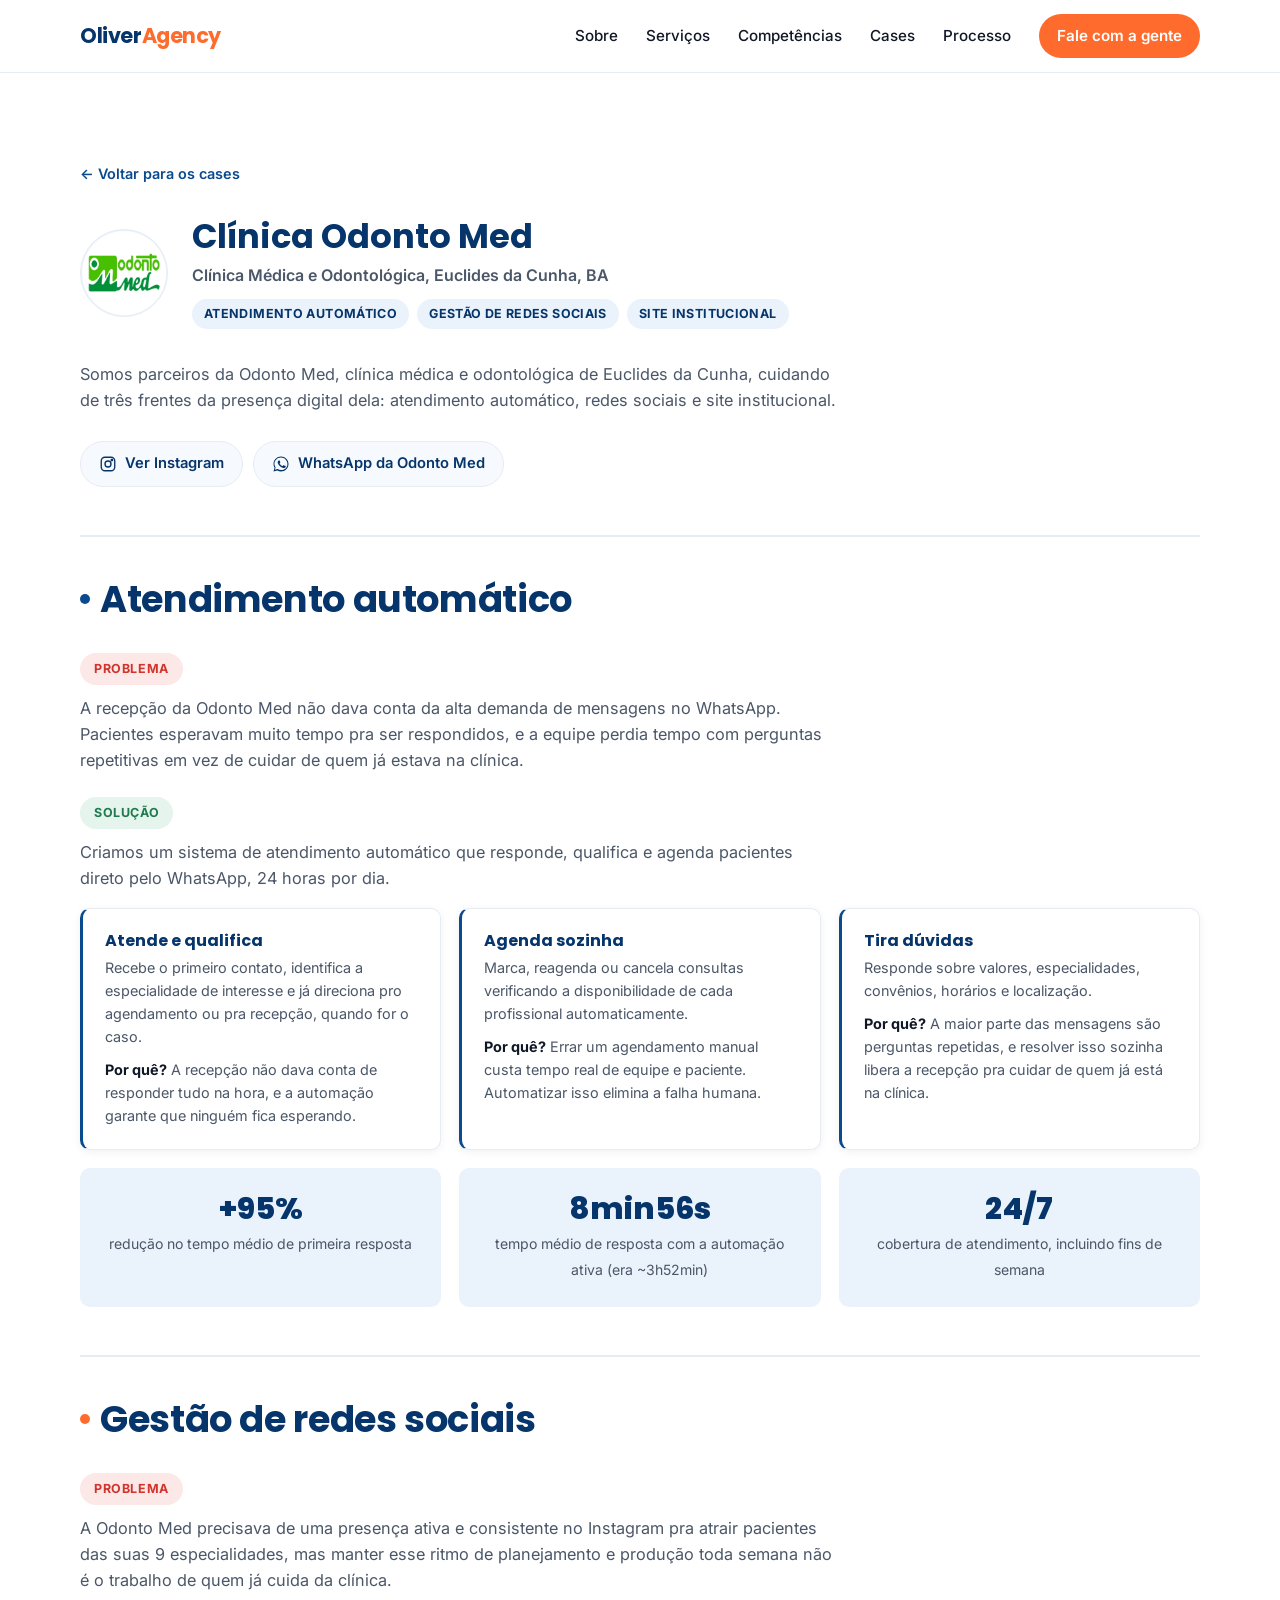
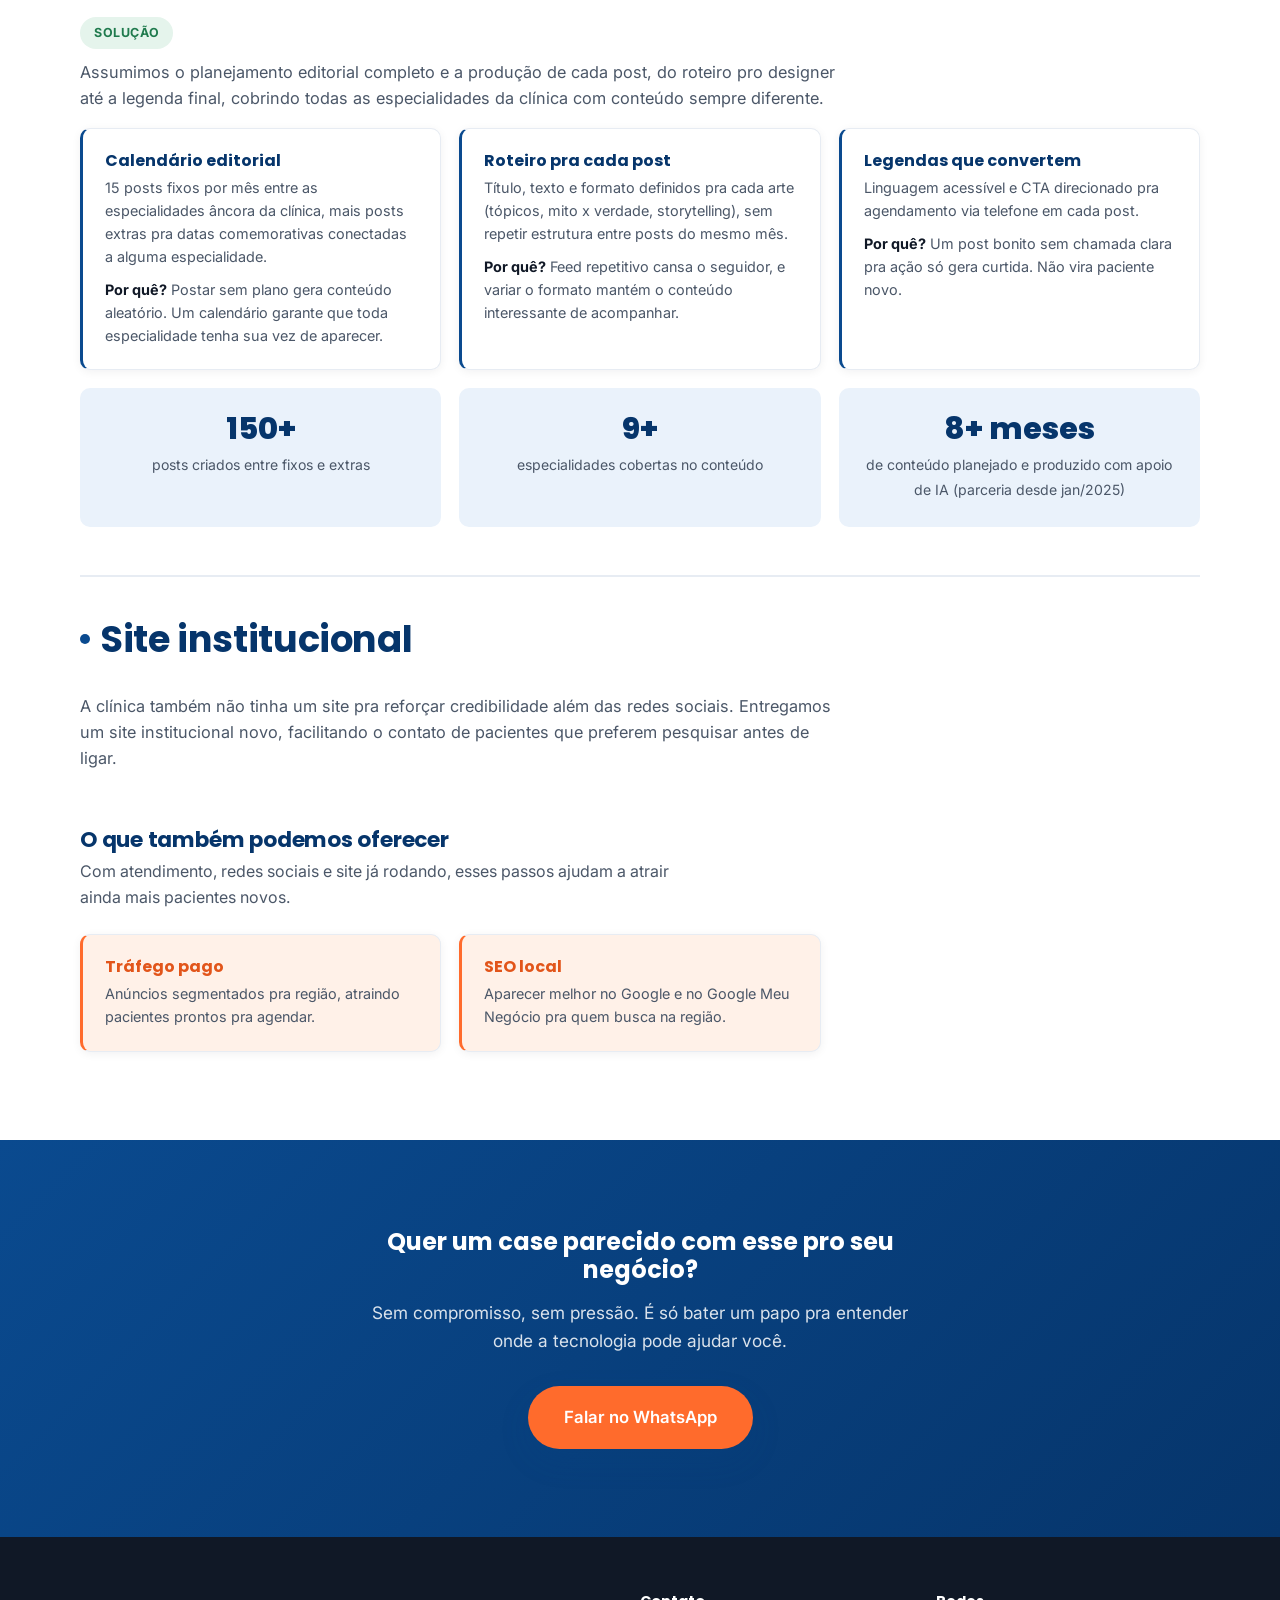
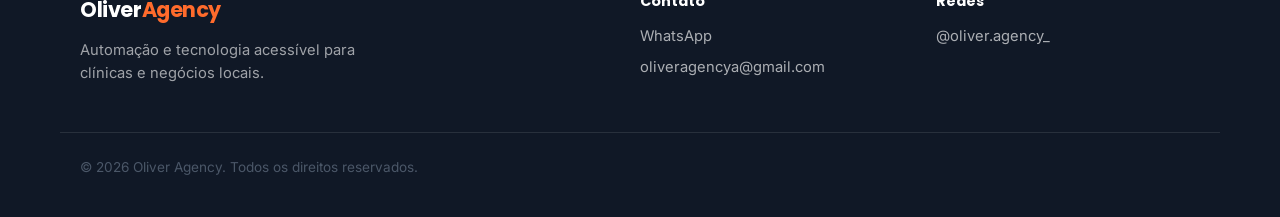
<file: cases/clinica-odonto-med.html>
<!DOCTYPE html>
<html lang="pt-BR">
<head>
<meta charset="UTF-8">
<meta name="viewport" content="width=device-width, initial-scale=1.0">
<title>Clínica Odonto Med, Atendimento automático, redes sociais e site | Oliver Agency</title>
<meta name="description" content="Atendimento automático, gestão de redes sociais e site institucional desenvolvidos pela Oliver Agency para a Clínica Odonto Med.">
<link rel="icon" href="data:image/svg+xml,<svg xmlns=%22http://www.w3.org/2000/svg%22 viewBox=%220 0 100 100%22><rect width=%22100%22 height=%22100%22 rx=%2220%22 fill=%22%230A4A8F%22/><text x=%2250%22 y=%2268%22 font-size=%2260%22 text-anchor=%22middle%22 fill=%22%23FF6B2C%22 font-family=%22Arial%22>O</text></svg>">
<link rel="preconnect" href="https://fonts.googleapis.com">
<link rel="preconnect" href="https://fonts.gstatic.com" crossorigin>
<link href="https://fonts.googleapis.com/css2?family=Poppins:wght@600;700;800&family=Inter:wght@400;500;600;700&display=swap" rel="stylesheet">
<link rel="stylesheet" href="../css/style.css">
</head>
<body>
<div class="scroll-progress" id="scrollProgress" aria-hidden="true"></div>

<a class="skip-link" href="#main">Pular para o conteúdo</a>

<header class="site-header">
  <div class="container header-inner">
    <a href="../index.html" class="logo">Oliver<span>Agency</span></a>
    <nav class="main-nav" id="mainNav" aria-label="Navegação principal">
      <a href="../index.html#sobre">Sobre</a>
      <a href="../index.html#servicos">Serviços</a>
      <a href="../index.html#competencias">Competências</a>
      <a href="../index.html#cases">Cases</a>
      <a href="../index.html#processo">Processo</a>
      <a href="../index.html#contato" class="nav-cta">Fale com a gente</a>
    </nav>
    <button class="menu-toggle" id="menuToggle" aria-label="Abrir menu" aria-expanded="false" aria-controls="mainNav">
      <span></span><span></span><span></span>
    </button>
  </div>
</header>

<main id="main">
  <section class="section">
    <div class="container">
      <a class="profile-back" href="../index.html#cases">← Voltar para os cases</a>

      <div class="profile-hero">
        <div class="profile-avatar">
          <img src="../assets/img/clinica-odonto-med.png" alt="Logo da Clínica Odonto Med">
        </div>
        <div class="profile-heading">
          <h1>Clínica Odonto Med</h1>
          <p class="profile-niche">Clínica Médica e Odontológica, Euclides da Cunha, BA</p>
          <div class="profile-badges">
            <span class="status-badge">Atendimento automático</span>
            <span class="status-badge">Gestão de redes sociais</span>
            <span class="status-badge">Site institucional</span>
          </div>
        </div>
      </div>

      <div class="profile-story">
        <p>Somos parceiros da Odonto Med, clínica médica e odontológica de Euclides da Cunha, cuidando de três frentes da presença digital dela: atendimento automático, redes sociais e site institucional.</p>
      </div>

      <div class="profile-links">
        <a class="profile-link social-preview" href="https://instagram.com/odontomedclinicaec" target="_blank" rel="noopener">
          <svg viewBox="0 0 24 24" width="18" height="18" fill="none" stroke="currentColor" stroke-width="1.8"><rect x="3" y="3" width="18" height="18" rx="5"/><circle cx="12" cy="12" r="4"/><circle cx="17.2" cy="6.8" r="1"/></svg>
          Ver Instagram
          <span class="social-preview-card">
            <img src="../assets/img/clinica-odonto-med.png" alt="">
            <span class="social-preview-handle">@odontomedclinicaec</span>
            <span class="social-preview-cta">Ver perfil completo →</span>
          </span>
        </a>
        <a class="profile-link" href="https://wa.me/557598038936" target="_blank" rel="noopener">
          <svg viewBox="0 0 24 24" width="18" height="18" aria-hidden="true"><path fill="currentColor" d="M17.5 14.4c-.3-.1-1.6-.8-1.8-.9-.2-.1-.4-.1-.6.1-.2.3-.7.9-.8 1-.2.2-.3.2-.5.1-.3-.1-1.1-.4-2.1-1.3-.8-.7-1.3-1.6-1.5-1.8-.1-.2 0-.4.1-.5.1-.1.3-.3.4-.5.1-.1.2-.3.3-.4.1-.2 0-.4 0-.5C11 9.5 10.5 8.3 10.3 7.8c-.2-.5-.4-.4-.6-.4h-.5c-.2 0-.5.1-.7.3-.2.3-.9.9-.9 2.2s1 2.6 1.1 2.7c.1.2 1.9 3 4.6 4.1.6.3 1.1.4 1.5.6.6.2 1.2.2 1.6.1.5-.1 1.6-.6 1.8-1.3.2-.6.2-1.2.2-1.3-.1-.2-.2-.2-.5-.4z"/><path fill="currentColor" d="M12 2C6.5 2 2 6.5 2 12c0 1.9.5 3.6 1.4 5.1L2 22l5.1-1.3c1.4.8 3.1 1.2 4.9 1.2 5.5 0 10-4.5 10-10S17.5 2 12 2zm0 18.1c-1.6 0-3.2-.4-4.5-1.3l-.3-.2-3.3.9.9-3.2-.2-.3C3.7 14 3.2 13 3.2 12c0-4.8 3.9-8.7 8.7-8.7s8.7 3.9 8.7 8.7-3.8 8.1-8.6 8.1z"/></svg>
          WhatsApp da Odonto Med
        </a>
      </div>

      <div class="service-block">
        <h2 class="service-block-title"><span class="dot dot-blue"></span>Atendimento automático</h2>

        <div class="profile-story">
          <span class="ps-badge ps-badge-problem">Problema</span>
          <p>A recepção da Odonto Med não dava conta da alta demanda de mensagens no WhatsApp. Pacientes esperavam muito tempo pra ser respondidos, e a equipe perdia tempo com perguntas repetitivas em vez de cuidar de quem já estava na clínica.</p>
          <span class="ps-badge ps-badge-solution">Solução</span>
          <p>Criamos um sistema de atendimento automático que responde, qualifica e agenda pacientes direto pelo WhatsApp, 24 horas por dia.</p>
        </div>

        <div class="service-grid">
          <div class="service-card service-card-done">
            <h3>Atende e qualifica</h3>
            <p>Recebe o primeiro contato, identifica a especialidade de interesse e já direciona pro agendamento ou pra recepção, quando for o caso.</p>
            <p class="service-why"><strong>Por quê?</strong> A recepção não dava conta de responder tudo na hora, e a automação garante que ninguém fica esperando.</p>
          </div>
          <div class="service-card service-card-done">
            <h3>Agenda sozinha</h3>
            <p>Marca, reagenda ou cancela consultas verificando a disponibilidade de cada profissional automaticamente.</p>
            <p class="service-why"><strong>Por quê?</strong> Errar um agendamento manual custa tempo real de equipe e paciente. Automatizar isso elimina a falha humana.</p>
          </div>
          <div class="service-card service-card-done">
            <h3>Tira dúvidas</h3>
            <p>Responde sobre valores, especialidades, convênios, horários e localização.</p>
            <p class="service-why"><strong>Por quê?</strong> A maior parte das mensagens são perguntas repetidas, e resolver isso sozinha libera a recepção pra cuidar de quem já está na clínica.</p>
          </div>
        </div>

        <div class="stat-grid stat-grid-spaced">
          <div class="stat-card">
            <span class="stat-number">+95%</span>
            <span class="stat-label">redução no tempo médio de primeira resposta</span>
          </div>
          <div class="stat-card">
            <span class="stat-number">8min56s</span>
            <span class="stat-label">tempo médio de resposta com a automação ativa (era ~3h52min)</span>
          </div>
          <div class="stat-card">
            <span class="stat-number">24/7</span>
            <span class="stat-label">cobertura de atendimento, incluindo fins de semana</span>
          </div>
        </div>
      </div>

      <div class="service-block">
        <h2 class="service-block-title"><span class="dot dot-orange"></span>Gestão de redes sociais</h2>

        <div class="profile-story">
          <span class="ps-badge ps-badge-problem">Problema</span>
          <p>A Odonto Med precisava de uma presença ativa e consistente no Instagram pra atrair pacientes das suas 9 especialidades, mas manter esse ritmo de planejamento e produção toda semana não é o trabalho de quem já cuida da clínica.</p>
          <span class="ps-badge ps-badge-solution">Solução</span>
          <p>Assumimos o planejamento editorial completo e a produção de cada post, do roteiro pro designer até a legenda final, cobrindo todas as especialidades da clínica com conteúdo sempre diferente.</p>
        </div>

        <div class="service-grid">
          <div class="service-card service-card-done">
            <h3>Calendário editorial</h3>
            <p>15 posts fixos por mês entre as especialidades âncora da clínica, mais posts extras pra datas comemorativas conectadas a alguma especialidade.</p>
            <p class="service-why"><strong>Por quê?</strong> Postar sem plano gera conteúdo aleatório. Um calendário garante que toda especialidade tenha sua vez de aparecer.</p>
          </div>
          <div class="service-card service-card-done">
            <h3>Roteiro pra cada post</h3>
            <p>Título, texto e formato definidos pra cada arte (tópicos, mito x verdade, storytelling), sem repetir estrutura entre posts do mesmo mês.</p>
            <p class="service-why"><strong>Por quê?</strong> Feed repetitivo cansa o seguidor, e variar o formato mantém o conteúdo interessante de acompanhar.</p>
          </div>
          <div class="service-card service-card-done">
            <h3>Legendas que convertem</h3>
            <p>Linguagem acessível e CTA direcionado pra agendamento via telefone em cada post.</p>
            <p class="service-why"><strong>Por quê?</strong> Um post bonito sem chamada clara pra ação só gera curtida. Não vira paciente novo.</p>
          </div>
        </div>

        <div class="stat-grid stat-grid-spaced">
          <div class="stat-card">
            <span class="stat-number">150+</span>
            <span class="stat-label">posts criados entre fixos e extras</span>
          </div>
          <div class="stat-card">
            <span class="stat-number">9+</span>
            <span class="stat-label">especialidades cobertas no conteúdo</span>
          </div>
          <div class="stat-card">
            <span class="stat-number">8+ meses</span>
            <span class="stat-label">de conteúdo planejado e produzido com apoio de IA (parceria desde jan/2025)</span>
          </div>
        </div>
      </div>

      <div class="service-block">
        <h2 class="service-block-title"><span class="dot dot-blue"></span>Site institucional</h2>
        <div class="profile-story">
          <p>A clínica também não tinha um site pra reforçar credibilidade além das redes sociais. Entregamos um site institucional novo, facilitando o contato de pacientes que preferem pesquisar antes de ligar.</p>
        </div>
      </div>

      <div class="service-group">
        <h2>O que também podemos oferecer</h2>
        <p class="service-group-sub">Com atendimento, redes sociais e site já rodando, esses passos ajudam a atrair ainda mais pacientes novos.</p>
        <div class="service-grid">
          <div class="service-card service-card-upsell">
            <h3>Tráfego pago</h3>
            <p>Anúncios segmentados pra região, atraindo pacientes prontos pra agendar.</p>
          </div>
          <div class="service-card service-card-upsell">
            <h3>SEO local</h3>
            <p>Aparecer melhor no Google e no Google Meu Negócio pra quem busca na região.</p>
          </div>
        </div>
      </div>
    </div>
  </section>

  <section class="cta-final">
    <div class="container cta-final-inner">
      <h2>Quer um case parecido com esse pro seu negócio?</h2>
      <p>Sem compromisso, sem pressão. É só bater um papo pra entender onde a tecnologia pode ajudar você.</p>
      <a href="https://wa.me/5575998316140?text=Ol%C3%A1%2C%20vi%20o%20case%20da%20Cl%C3%ADnica%20Odonto%20Med%20e%20quero%20saber%20mais%20sobre%20a%20Oliver%20Agency" class="btn btn-primary btn-lg" target="_blank" rel="noopener">
        Falar no WhatsApp
      </a>
    </div>
  </section>
</main>

<footer class="site-footer">
  <div class="container footer-inner">
    <div class="footer-brand">
      <span class="logo logo-footer">Oliver<span>Agency</span></span>
      <p>Automação e tecnologia acessível para clínicas e negócios locais.</p>
    </div>
    <div class="footer-contact">
      <h4>Contato</h4>
      <a href="https://wa.me/5575998316140" target="_blank" rel="noopener">WhatsApp</a>
      <a href="mailto:oliveragencya@gmail.com">oliveragencya@gmail.com</a>
    </div>
    <div class="footer-social">
      <h4>Redes</h4>
      <a href="https://instagram.com/oliver.agency_" target="_blank" rel="noopener">@oliver.agency_</a>
    </div>
  </div>
  <div class="container footer-bottom">
    <p>&copy; <span id="year"></span> Oliver Agency. Todos os direitos reservados.</p>
  </div>
</footer>

<script src="../js/main.js"></script>
</body>
</html>
</file>
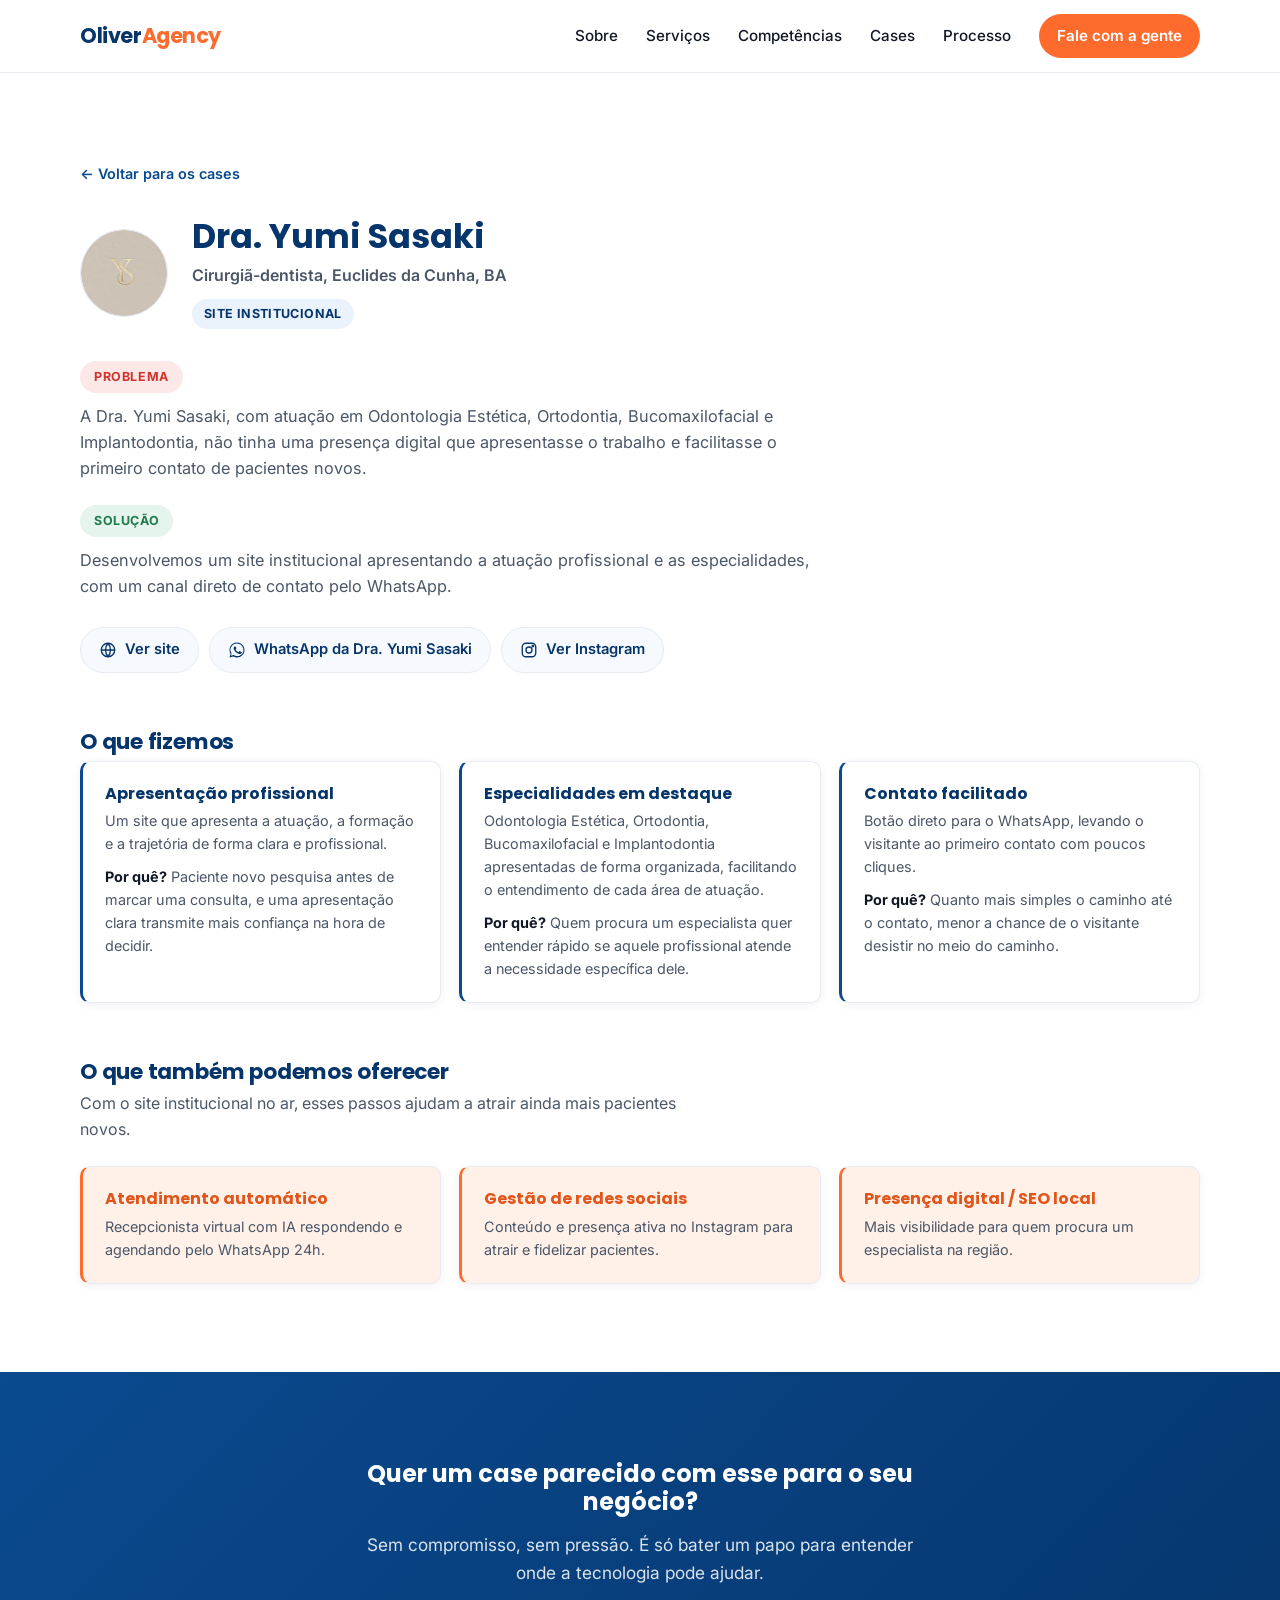
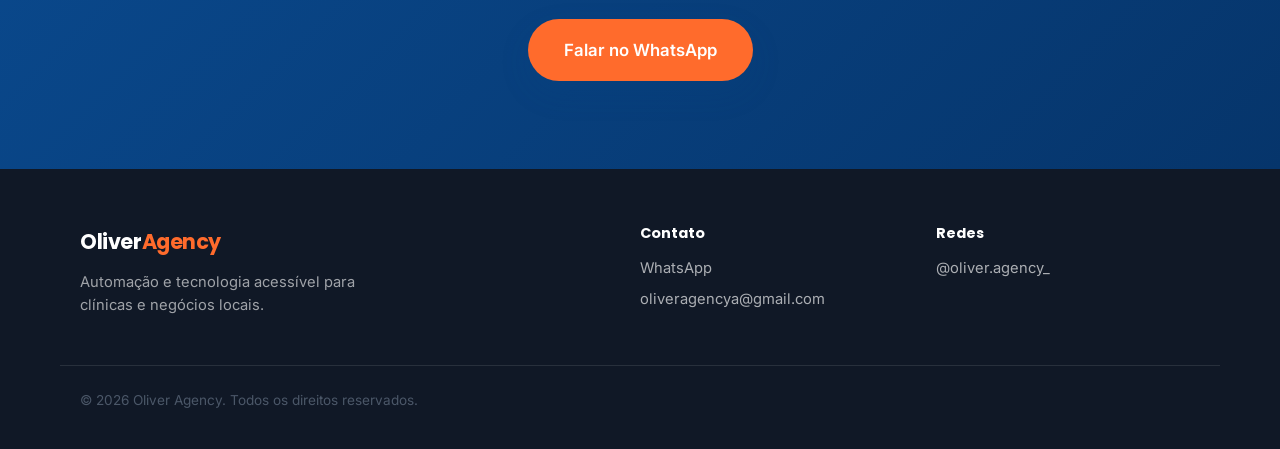
<file: cases/dra-yumi-sasaki.html>
<!DOCTYPE html>
<html lang="pt-BR">
<head>
<meta charset="UTF-8">
<meta name="viewport" content="width=device-width, initial-scale=1.0">
<title>Dra. Yumi Sasaki, Case Oliver Agency</title>
<meta name="description" content="Site institucional desenvolvido pela Oliver Agency para a Dra. Yumi Sasaki, cirurgiã-dentista em Euclides da Cunha, BA.">
<link rel="icon" href="data:image/svg+xml,<svg xmlns=%22http://www.w3.org/2000/svg%22 viewBox=%220 0 100 100%22><rect width=%22100%22 height=%22100%22 rx=%2220%22 fill=%22%230A4A8F%22/><text x=%2250%22 y=%2268%22 font-size=%2260%22 text-anchor=%22middle%22 fill=%22%23FF6B2C%22 font-family=%22Arial%22>O</text></svg>">
<link rel="preconnect" href="https://fonts.googleapis.com">
<link rel="preconnect" href="https://fonts.gstatic.com" crossorigin>
<link href="https://fonts.googleapis.com/css2?family=Poppins:wght@600;700;800&family=Inter:wght@400;500;600;700&display=swap" rel="stylesheet">
<link rel="stylesheet" href="../css/style.css">
</head>
<body>
<div class="scroll-progress" id="scrollProgress" aria-hidden="true"></div>

<a class="skip-link" href="#main">Pular para o conteúdo</a>

<header class="site-header">
  <div class="container header-inner">
    <a href="../index.html" class="logo">Oliver<span>Agency</span></a>
    <nav class="main-nav" id="mainNav" aria-label="Navegação principal">
      <a href="../index.html#sobre">Sobre</a>
      <a href="../index.html#servicos">Serviços</a>
      <a href="../index.html#competencias">Competências</a>
      <a href="../index.html#cases">Cases</a>
      <a href="../index.html#processo">Processo</a>
      <a href="../index.html#contato" class="nav-cta">Fale com a gente</a>
    </nav>
    <button class="menu-toggle" id="menuToggle" aria-label="Abrir menu" aria-expanded="false" aria-controls="mainNav">
      <span></span><span></span><span></span>
    </button>
  </div>
</header>

<main id="main">
  <section class="section">
    <div class="container">
      <a class="profile-back" href="../index.html#cases">← Voltar para os cases</a>

      <div class="profile-hero">
        <div class="profile-avatar">
          <img src="../assets/img/dra-yumi-sasaki.png" alt="Logo da Dra. Yumi Sasaki">
        </div>
        <div class="profile-heading">
          <h1>Dra. Yumi Sasaki</h1>
          <p class="profile-niche">Cirurgiã-dentista, Euclides da Cunha, BA</p>
          <div class="profile-badges">
            <span class="status-badge">Site institucional</span>
          </div>
        </div>
      </div>

      <div class="profile-story">
        <span class="ps-badge ps-badge-problem">Problema</span>
        <p>A Dra. Yumi Sasaki, com atuação em Odontologia Estética, Ortodontia, Bucomaxilofacial e Implantodontia, não tinha uma presença digital que apresentasse o trabalho e facilitasse o primeiro contato de pacientes novos.</p>
        <span class="ps-badge ps-badge-solution">Solução</span>
        <p>Desenvolvemos um site institucional apresentando a atuação profissional e as especialidades, com um canal direto de contato pelo WhatsApp.</p>
      </div>

      <div class="profile-links">
        <a class="profile-link" href="https://www.drayumisasaki.com.br" target="_blank" rel="noopener noreferrer">
          <svg viewBox="0 0 24 24" width="18" height="18" fill="none" stroke="currentColor" stroke-width="1.8"><circle cx="12" cy="12" r="9"/><path d="M3 12h18M12 3a14 14 0 0 1 0 18M12 3a14 14 0 0 0 0 18"/></svg>
          Ver site
        </a>
        <a class="profile-link" href="https://wa.me/557582346298" target="_blank" rel="noopener">
          <svg viewBox="0 0 24 24" width="18" height="18" aria-hidden="true"><path fill="currentColor" d="M17.5 14.4c-.3-.1-1.6-.8-1.8-.9-.2-.1-.4-.1-.6.1-.2.3-.7.9-.8 1-.2.2-.3.2-.5.1-.3-.1-1.1-.4-2.1-1.3-.8-.7-1.3-1.6-1.5-1.8-.1-.2 0-.4.1-.5.1-.1.3-.3.4-.5.1-.1.2-.3.3-.4.1-.2 0-.4 0-.5C11 9.5 10.5 8.3 10.3 7.8c-.2-.5-.4-.4-.6-.4h-.5c-.2 0-.5.1-.7.3-.2.3-.9.9-.9 2.2s1 2.6 1.1 2.7c.1.2 1.9 3 4.6 4.1.6.3 1.1.4 1.5.6.6.2 1.2.2 1.6.1.5-.1 1.6-.6 1.8-1.3.2-.6.2-1.2.2-1.3-.1-.2-.2-.2-.5-.4z"/><path fill="currentColor" d="M12 2C6.5 2 2 6.5 2 12c0 1.9.5 3.6 1.4 5.1L2 22l5.1-1.3c1.4.8 3.1 1.2 4.9 1.2 5.5 0 10-4.5 10-10S17.5 2 12 2zm0 18.1c-1.6 0-3.2-.4-4.5-1.3l-.3-.2-3.3.9.9-3.2-.2-.3C3.7 14 3.2 13 3.2 12c0-4.8 3.9-8.7 8.7-8.7s8.7 3.9 8.7 8.7-3.8 8.1-8.6 8.1z"/></svg>
          WhatsApp da Dra. Yumi Sasaki
        </a>
        <a class="profile-link social-preview" href="https://www.instagram.com/dra.yumisasaki" target="_blank" rel="noopener">
          <svg viewBox="0 0 24 24" width="18" height="18" fill="none" stroke="currentColor" stroke-width="1.8"><rect x="3" y="3" width="18" height="18" rx="5"/><circle cx="12" cy="12" r="4"/><circle cx="17.2" cy="6.8" r="1"/></svg>
          Ver Instagram
          <span class="social-preview-card">
            <img src="../assets/img/dra-yumi-sasaki.png" alt="">
            <span class="social-preview-handle">@dra.yumisasaki</span>
            <span class="social-preview-cta">Ver perfil completo →</span>
          </span>
        </a>
      </div>

      <div class="service-group">
        <h2>O que fizemos</h2>
        <div class="service-grid">
          <div class="service-card service-card-done">
            <h3>Apresentação profissional</h3>
            <p>Um site que apresenta a atuação, a formação e a trajetória de forma clara e profissional.</p>
            <p class="service-why"><strong>Por quê?</strong> Paciente novo pesquisa antes de marcar uma consulta, e uma apresentação clara transmite mais confiança na hora de decidir.</p>
          </div>
          <div class="service-card service-card-done">
            <h3>Especialidades em destaque</h3>
            <p>Odontologia Estética, Ortodontia, Bucomaxilofacial e Implantodontia apresentadas de forma organizada, facilitando o entendimento de cada área de atuação.</p>
            <p class="service-why"><strong>Por quê?</strong> Quem procura um especialista quer entender rápido se aquele profissional atende a necessidade específica dele.</p>
          </div>
          <div class="service-card service-card-done">
            <h3>Contato facilitado</h3>
            <p>Botão direto para o WhatsApp, levando o visitante ao primeiro contato com poucos cliques.</p>
            <p class="service-why"><strong>Por quê?</strong> Quanto mais simples o caminho até o contato, menor a chance de o visitante desistir no meio do caminho.</p>
          </div>
        </div>
      </div>

      <div class="service-group">
        <h2>O que também podemos oferecer</h2>
        <p class="service-group-sub">Com o site institucional no ar, esses passos ajudam a atrair ainda mais pacientes novos.</p>
        <div class="service-grid">
          <div class="service-card service-card-upsell">
            <h3>Atendimento automático</h3>
            <p>Recepcionista virtual com IA respondendo e agendando pelo WhatsApp 24h.</p>
          </div>
          <div class="service-card service-card-upsell">
            <h3>Gestão de redes sociais</h3>
            <p>Conteúdo e presença ativa no Instagram para atrair e fidelizar pacientes.</p>
          </div>
          <div class="service-card service-card-upsell">
            <h3>Presença digital / SEO local</h3>
            <p>Mais visibilidade para quem procura um especialista na região.</p>
          </div>
        </div>
      </div>
    </div>
  </section>

  <section class="cta-final">
    <div class="container cta-final-inner">
      <h2>Quer um case parecido com esse para o seu negócio?</h2>
      <p>Sem compromisso, sem pressão. É só bater um papo para entender onde a tecnologia pode ajudar.</p>
      <a href="https://wa.me/5575998316140?text=Ol%C3%A1%2C%20vi%20o%20case%20da%20Dra.%20Yumi%20Sasaki%20e%20quero%20saber%20mais%20sobre%20a%20Oliver%20Agency" class="btn btn-primary btn-lg" target="_blank" rel="noopener">
        Falar no WhatsApp
      </a>
    </div>
  </section>
</main>

<footer class="site-footer">
  <div class="container footer-inner">
    <div class="footer-brand">
      <span class="logo logo-footer">Oliver<span>Agency</span></span>
      <p>Automação e tecnologia acessível para clínicas e negócios locais.</p>
    </div>
    <div class="footer-contact">
      <h4>Contato</h4>
      <a href="https://wa.me/5575998316140" target="_blank" rel="noopener">WhatsApp</a>
      <a href="mailto:oliveragencya@gmail.com">oliveragencya@gmail.com</a>
    </div>
    <div class="footer-social">
      <h4>Redes</h4>
      <a href="https://instagram.com/oliver.agency_" target="_blank" rel="noopener">@oliver.agency_</a>
    </div>
  </div>
  <div class="container footer-bottom">
    <p>&copy; <span id="year"></span> Oliver Agency. Todos os direitos reservados.</p>
  </div>
</footer>

<script src="../js/main.js"></script>
</body>
</html>
</file>
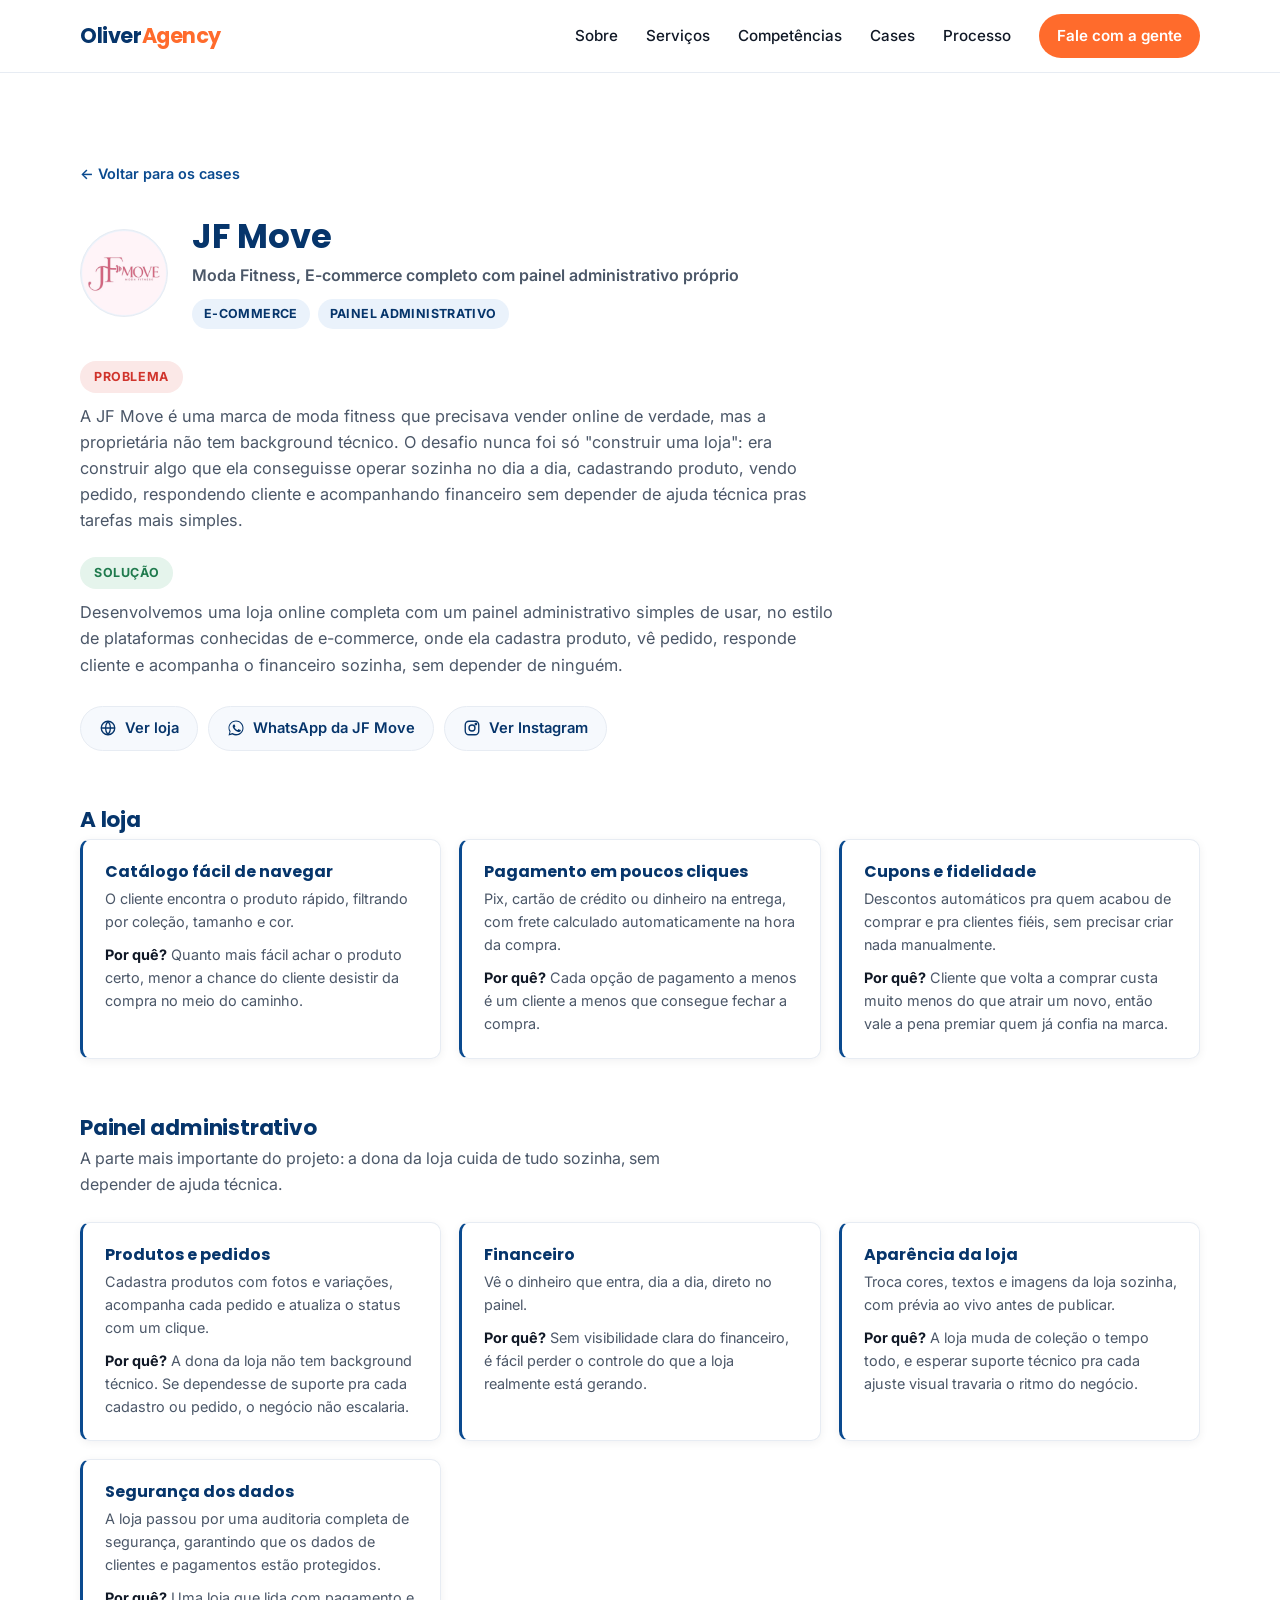
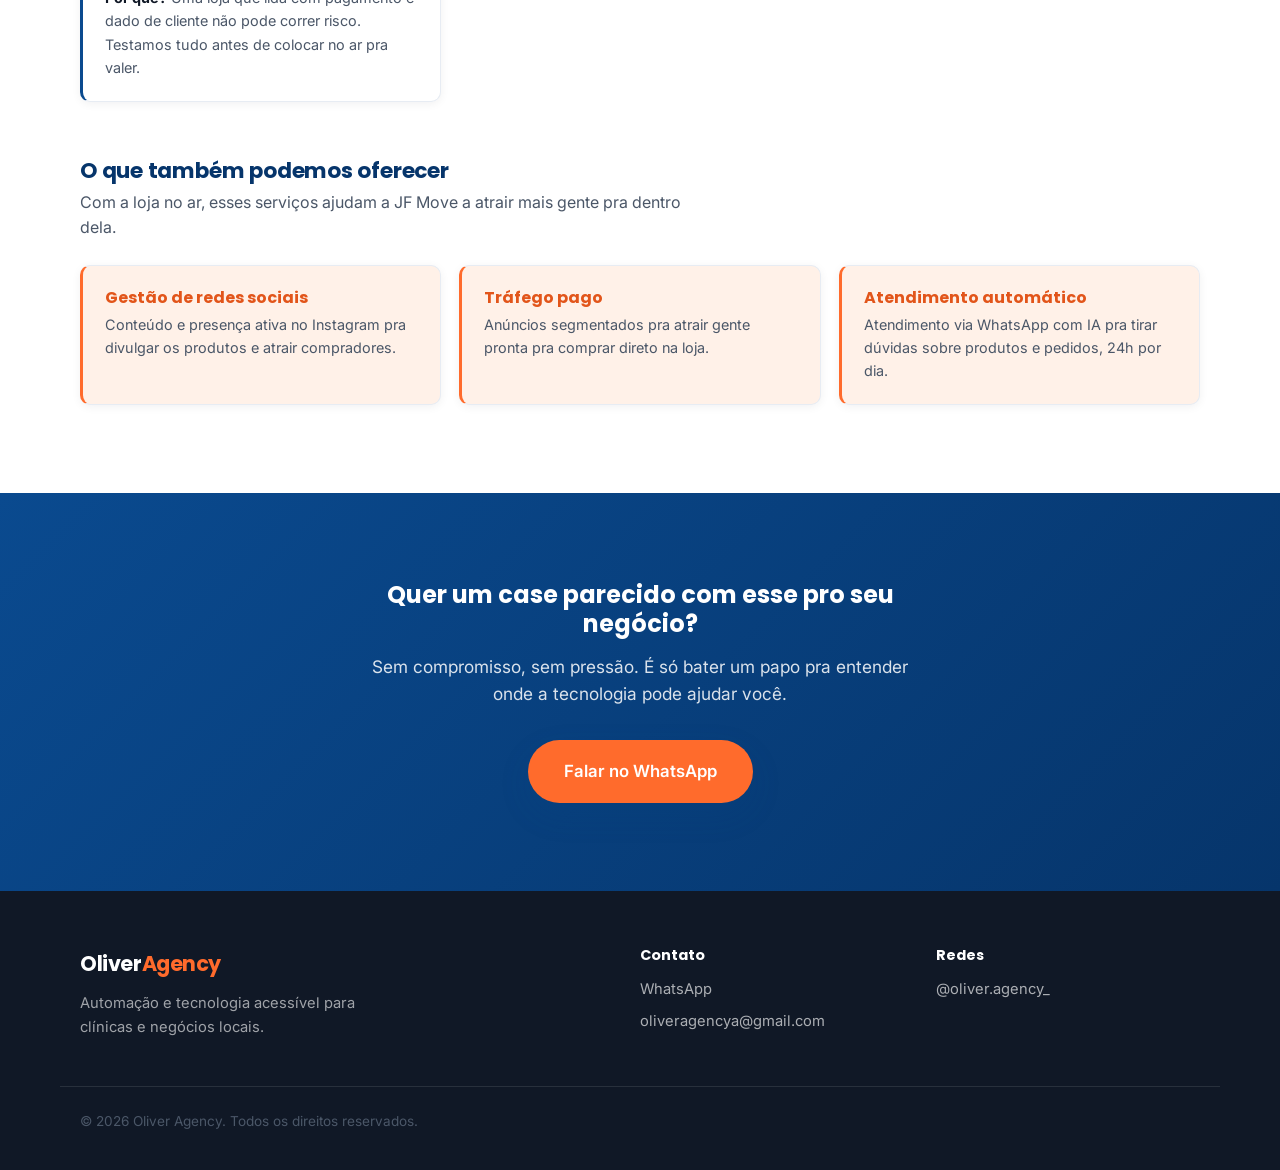
<file: cases/jf-move.html>
<!DOCTYPE html>
<html lang="pt-BR">
<head>
<meta charset="UTF-8">
<meta name="viewport" content="width=device-width, initial-scale=1.0">
<title>JF Move, Case Oliver Agency</title>
<meta name="description" content="Veja o e-commerce completo que a Oliver Agency criou para a JF Move.">
<link rel="icon" href="data:image/svg+xml,<svg xmlns=%22http://www.w3.org/2000/svg%22 viewBox=%220 0 100 100%22><rect width=%22100%22 height=%22100%22 rx=%2220%22 fill=%22%230A4A8F%22/><text x=%2250%22 y=%2268%22 font-size=%2260%22 text-anchor=%22middle%22 fill=%22%23FF6B2C%22 font-family=%22Arial%22>O</text></svg>">
<link rel="preconnect" href="https://fonts.googleapis.com">
<link rel="preconnect" href="https://fonts.gstatic.com" crossorigin>
<link href="https://fonts.googleapis.com/css2?family=Poppins:wght@600;700;800&family=Inter:wght@400;500;600;700&display=swap" rel="stylesheet">
<link rel="stylesheet" href="../css/style.css">
</head>
<body>
<div class="scroll-progress" id="scrollProgress" aria-hidden="true"></div>

<a class="skip-link" href="#main">Pular para o conteúdo</a>

<header class="site-header">
  <div class="container header-inner">
    <a href="../index.html" class="logo">Oliver<span>Agency</span></a>
    <nav class="main-nav" id="mainNav" aria-label="Navegação principal">
      <a href="../index.html#sobre">Sobre</a>
      <a href="../index.html#servicos">Serviços</a>
      <a href="../index.html#competencias">Competências</a>
      <a href="../index.html#cases">Cases</a>
      <a href="../index.html#processo">Processo</a>
      <a href="../index.html#contato" class="nav-cta">Fale com a gente</a>
    </nav>
    <button class="menu-toggle" id="menuToggle" aria-label="Abrir menu" aria-expanded="false" aria-controls="mainNav">
      <span></span><span></span><span></span>
    </button>
  </div>
</header>

<main id="main">
  <section class="section">
    <div class="container">
      <a class="profile-back" href="../index.html#cases">← Voltar para os cases</a>

      <div class="profile-hero">
        <div class="profile-avatar">
          <img src="../assets/img/jf-move.png" alt="Logo da JF Move">
        </div>
        <div class="profile-heading">
          <h1>JF Move</h1>
          <p class="profile-niche">Moda Fitness, E-commerce completo com painel administrativo próprio</p>
          <div class="profile-badges">
            <span class="status-badge">E-commerce</span>
            <span class="status-badge">Painel administrativo</span>
          </div>
        </div>
      </div>

      <div class="profile-story">
        <span class="ps-badge ps-badge-problem">Problema</span>
        <p>A JF Move é uma marca de moda fitness que precisava vender online de verdade, mas a proprietária não tem background técnico. O desafio nunca foi só "construir uma loja": era construir algo que ela conseguisse operar sozinha no dia a dia, cadastrando produto, vendo pedido, respondendo cliente e acompanhando financeiro sem depender de ajuda técnica pras tarefas mais simples.</p>
        <span class="ps-badge ps-badge-solution">Solução</span>
        <p>Desenvolvemos uma loja online completa com um painel administrativo simples de usar, no estilo de plataformas conhecidas de e-commerce, onde ela cadastra produto, vê pedido, responde cliente e acompanha o financeiro sozinha, sem depender de ninguém.</p>
      </div>

      <div class="profile-links">
        <a class="profile-link" href="https://www.jfmove.shop" target="_blank" rel="noopener">
          <svg viewBox="0 0 24 24" width="18" height="18" fill="none" stroke="currentColor" stroke-width="1.8"><circle cx="12" cy="12" r="9"/><path d="M3 12h18M12 3a14 14 0 0 1 0 18M12 3a14 14 0 0 0 0 18"/></svg>
          Ver loja
        </a>
        <a class="profile-link" href="https://wa.me/557599299223" target="_blank" rel="noopener">
          <svg viewBox="0 0 24 24" width="18" height="18" aria-hidden="true"><path fill="currentColor" d="M17.5 14.4c-.3-.1-1.6-.8-1.8-.9-.2-.1-.4-.1-.6.1-.2.3-.7.9-.8 1-.2.2-.3.2-.5.1-.3-.1-1.1-.4-2.1-1.3-.8-.7-1.3-1.6-1.5-1.8-.1-.2 0-.4.1-.5.1-.1.3-.3.4-.5.1-.1.2-.3.3-.4.1-.2 0-.4 0-.5C11 9.5 10.5 8.3 10.3 7.8c-.2-.5-.4-.4-.6-.4h-.5c-.2 0-.5.1-.7.3-.2.3-.9.9-.9 2.2s1 2.6 1.1 2.7c.1.2 1.9 3 4.6 4.1.6.3 1.1.4 1.5.6.6.2 1.2.2 1.6.1.5-.1 1.6-.6 1.8-1.3.2-.6.2-1.2.2-1.3-.1-.2-.2-.2-.5-.4z"/><path fill="currentColor" d="M12 2C6.5 2 2 6.5 2 12c0 1.9.5 3.6 1.4 5.1L2 22l5.1-1.3c1.4.8 3.1 1.2 4.9 1.2 5.5 0 10-4.5 10-10S17.5 2 12 2zm0 18.1c-1.6 0-3.2-.4-4.5-1.3l-.3-.2-3.3.9.9-3.2-.2-.3C3.7 14 3.2 13 3.2 12c0-4.8 3.9-8.7 8.7-8.7s8.7 3.9 8.7 8.7-3.8 8.1-8.6 8.1z"/></svg>
          WhatsApp da JF Move
        </a>
        <a class="profile-link social-preview" href="https://www.instagram.com/jf.move" target="_blank" rel="noopener">
          <svg viewBox="0 0 24 24" width="18" height="18" fill="none" stroke="currentColor" stroke-width="1.8"><rect x="3" y="3" width="18" height="18" rx="5"/><circle cx="12" cy="12" r="4"/><circle cx="17.2" cy="6.8" r="1"/></svg>
          Ver Instagram
          <span class="social-preview-card">
            <img src="../assets/img/jf-move.png" alt="">
            <span class="social-preview-handle">@jf.move</span>
            <span class="social-preview-cta">Ver perfil completo →</span>
          </span>
        </a>
      </div>

      <div class="service-group">
        <h2>A loja</h2>
        <div class="service-grid">
          <div class="service-card service-card-done">
            <h3>Catálogo fácil de navegar</h3>
            <p>O cliente encontra o produto rápido, filtrando por coleção, tamanho e cor.</p>
            <p class="service-why"><strong>Por quê?</strong> Quanto mais fácil achar o produto certo, menor a chance do cliente desistir da compra no meio do caminho.</p>
          </div>
          <div class="service-card service-card-done">
            <h3>Pagamento em poucos cliques</h3>
            <p>Pix, cartão de crédito ou dinheiro na entrega, com frete calculado automaticamente na hora da compra.</p>
            <p class="service-why"><strong>Por quê?</strong> Cada opção de pagamento a menos é um cliente a menos que consegue fechar a compra.</p>
          </div>
          <div class="service-card service-card-done">
            <h3>Cupons e fidelidade</h3>
            <p>Descontos automáticos pra quem acabou de comprar e pra clientes fiéis, sem precisar criar nada manualmente.</p>
            <p class="service-why"><strong>Por quê?</strong> Cliente que volta a comprar custa muito menos do que atrair um novo, então vale a pena premiar quem já confia na marca.</p>
          </div>
        </div>
      </div>

      <div class="service-group">
        <h2>Painel administrativo</h2>
        <p class="service-group-sub">A parte mais importante do projeto: a dona da loja cuida de tudo sozinha, sem depender de ajuda técnica.</p>
        <div class="service-grid">
          <div class="service-card service-card-done">
            <h3>Produtos e pedidos</h3>
            <p>Cadastra produtos com fotos e variações, acompanha cada pedido e atualiza o status com um clique.</p>
            <p class="service-why"><strong>Por quê?</strong> A dona da loja não tem background técnico. Se dependesse de suporte pra cada cadastro ou pedido, o negócio não escalaria.</p>
          </div>
          <div class="service-card service-card-done">
            <h3>Financeiro</h3>
            <p>Vê o dinheiro que entra, dia a dia, direto no painel.</p>
            <p class="service-why"><strong>Por quê?</strong> Sem visibilidade clara do financeiro, é fácil perder o controle do que a loja realmente está gerando.</p>
          </div>
          <div class="service-card service-card-done">
            <h3>Aparência da loja</h3>
            <p>Troca cores, textos e imagens da loja sozinha, com prévia ao vivo antes de publicar.</p>
            <p class="service-why"><strong>Por quê?</strong> A loja muda de coleção o tempo todo, e esperar suporte técnico pra cada ajuste visual travaria o ritmo do negócio.</p>
          </div>
          <div class="service-card service-card-done">
            <h3>Segurança dos dados</h3>
            <p>A loja passou por uma auditoria completa de segurança, garantindo que os dados de clientes e pagamentos estão protegidos.</p>
            <p class="service-why"><strong>Por quê?</strong> Uma loja que lida com pagamento e dado de cliente não pode correr risco. Testamos tudo antes de colocar no ar pra valer.</p>
          </div>
        </div>
      </div>

      <div class="service-group">
        <h2>O que também podemos oferecer</h2>
        <p class="service-group-sub">Com a loja no ar, esses serviços ajudam a JF Move a atrair mais gente pra dentro dela.</p>
        <div class="service-grid">
          <div class="service-card service-card-upsell">
            <h3>Gestão de redes sociais</h3>
            <p>Conteúdo e presença ativa no Instagram pra divulgar os produtos e atrair compradores.</p>
          </div>
          <div class="service-card service-card-upsell">
            <h3>Tráfego pago</h3>
            <p>Anúncios segmentados pra atrair gente pronta pra comprar direto na loja.</p>
          </div>
          <div class="service-card service-card-upsell">
            <h3>Atendimento automático</h3>
            <p>Atendimento via WhatsApp com IA pra tirar dúvidas sobre produtos e pedidos, 24h por dia.</p>
          </div>
        </div>
      </div>
    </div>
  </section>

  <section class="cta-final">
    <div class="container cta-final-inner">
      <h2>Quer um case parecido com esse pro seu negócio?</h2>
      <p>Sem compromisso, sem pressão. É só bater um papo pra entender onde a tecnologia pode ajudar você.</p>
      <a href="https://wa.me/5575998316140?text=Ol%C3%A1%2C%20vi%20o%20case%20da%20JF%20Move%20e%20quero%20saber%20mais%20sobre%20a%20Oliver%20Agency" class="btn btn-primary btn-lg" target="_blank" rel="noopener">
        Falar no WhatsApp
      </a>
    </div>
  </section>
</main>

<footer class="site-footer">
  <div class="container footer-inner">
    <div class="footer-brand">
      <span class="logo logo-footer">Oliver<span>Agency</span></span>
      <p>Automação e tecnologia acessível para clínicas e negócios locais.</p>
    </div>
    <div class="footer-contact">
      <h4>Contato</h4>
      <a href="https://wa.me/5575998316140" target="_blank" rel="noopener">WhatsApp</a>
      <a href="mailto:oliveragencya@gmail.com">oliveragencya@gmail.com</a>
    </div>
    <div class="footer-social">
      <h4>Redes</h4>
      <a href="https://instagram.com/oliver.agency_" target="_blank" rel="noopener">@oliver.agency_</a>
    </div>
  </div>
  <div class="container footer-bottom">
    <p>&copy; <span id="year"></span> Oliver Agency. Todos os direitos reservados.</p>
  </div>
</footer>

<script src="../js/main.js"></script>
</body>
</html>
</file>
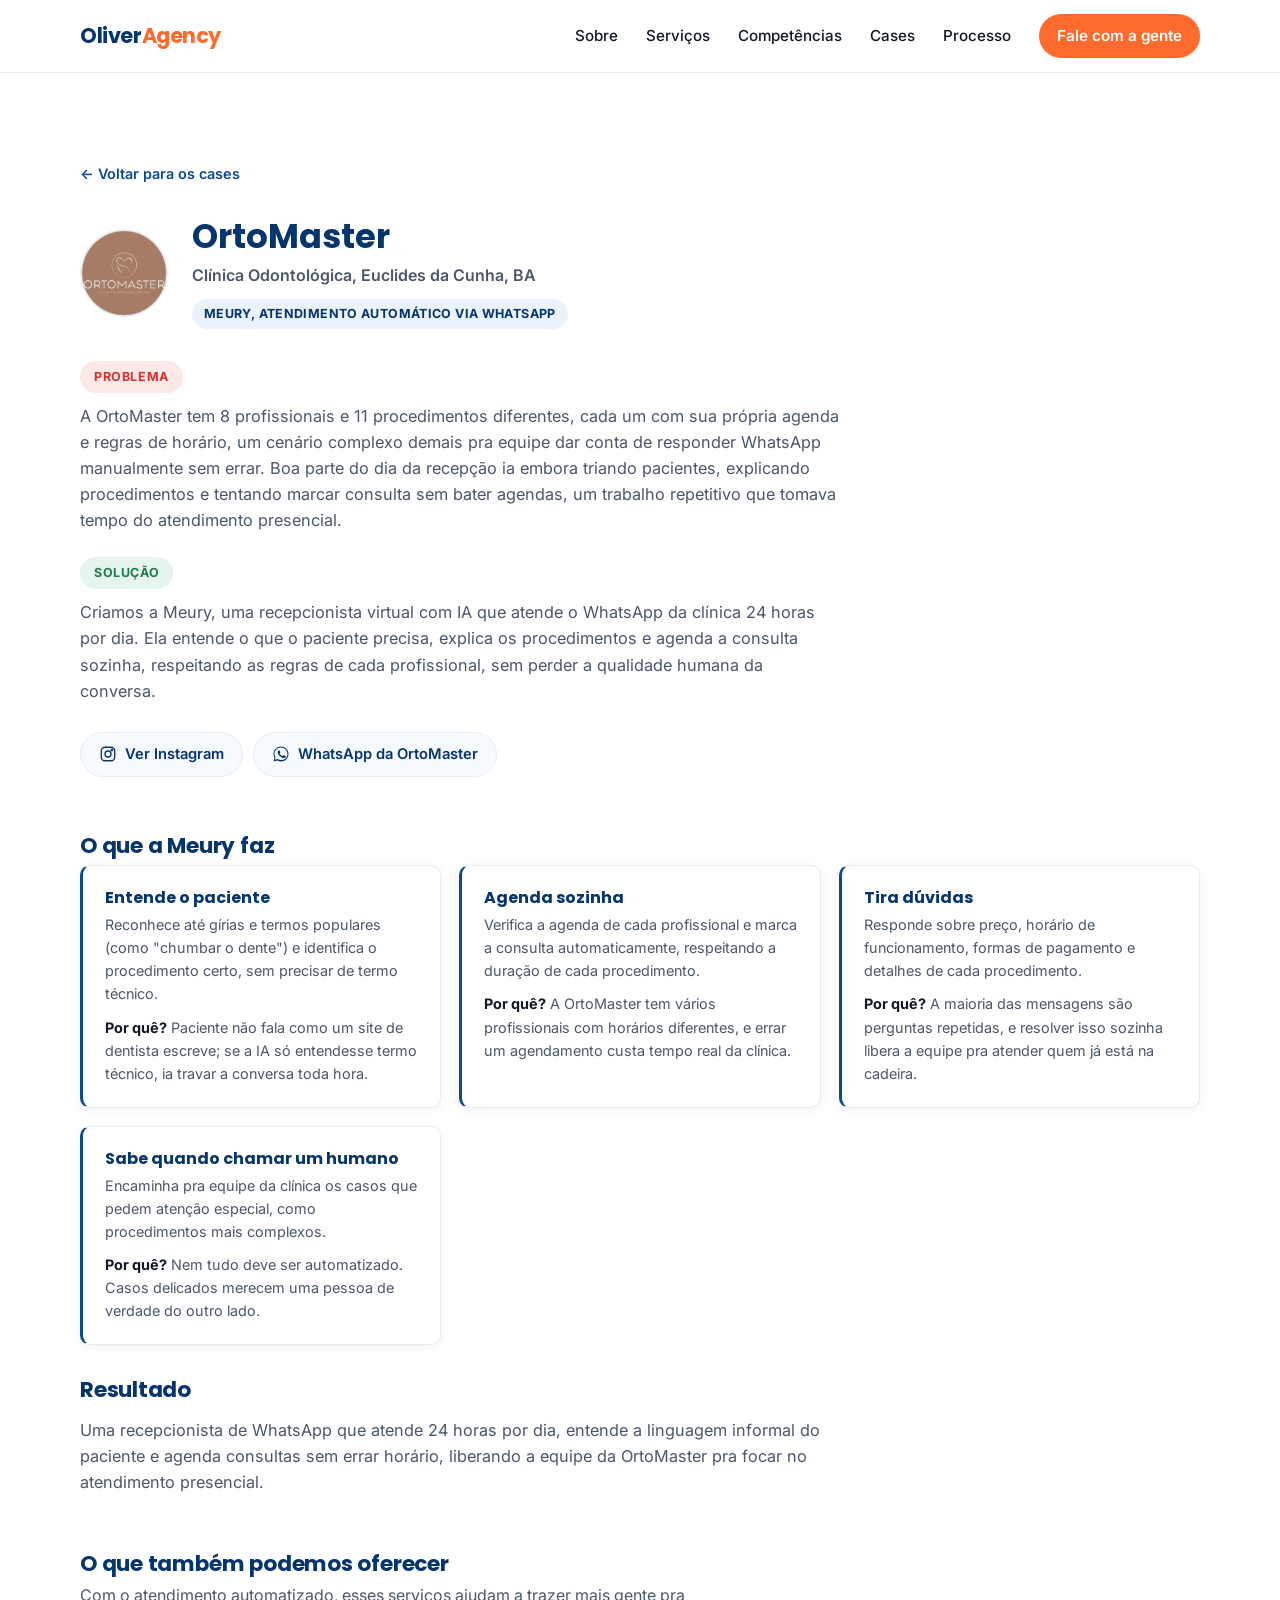
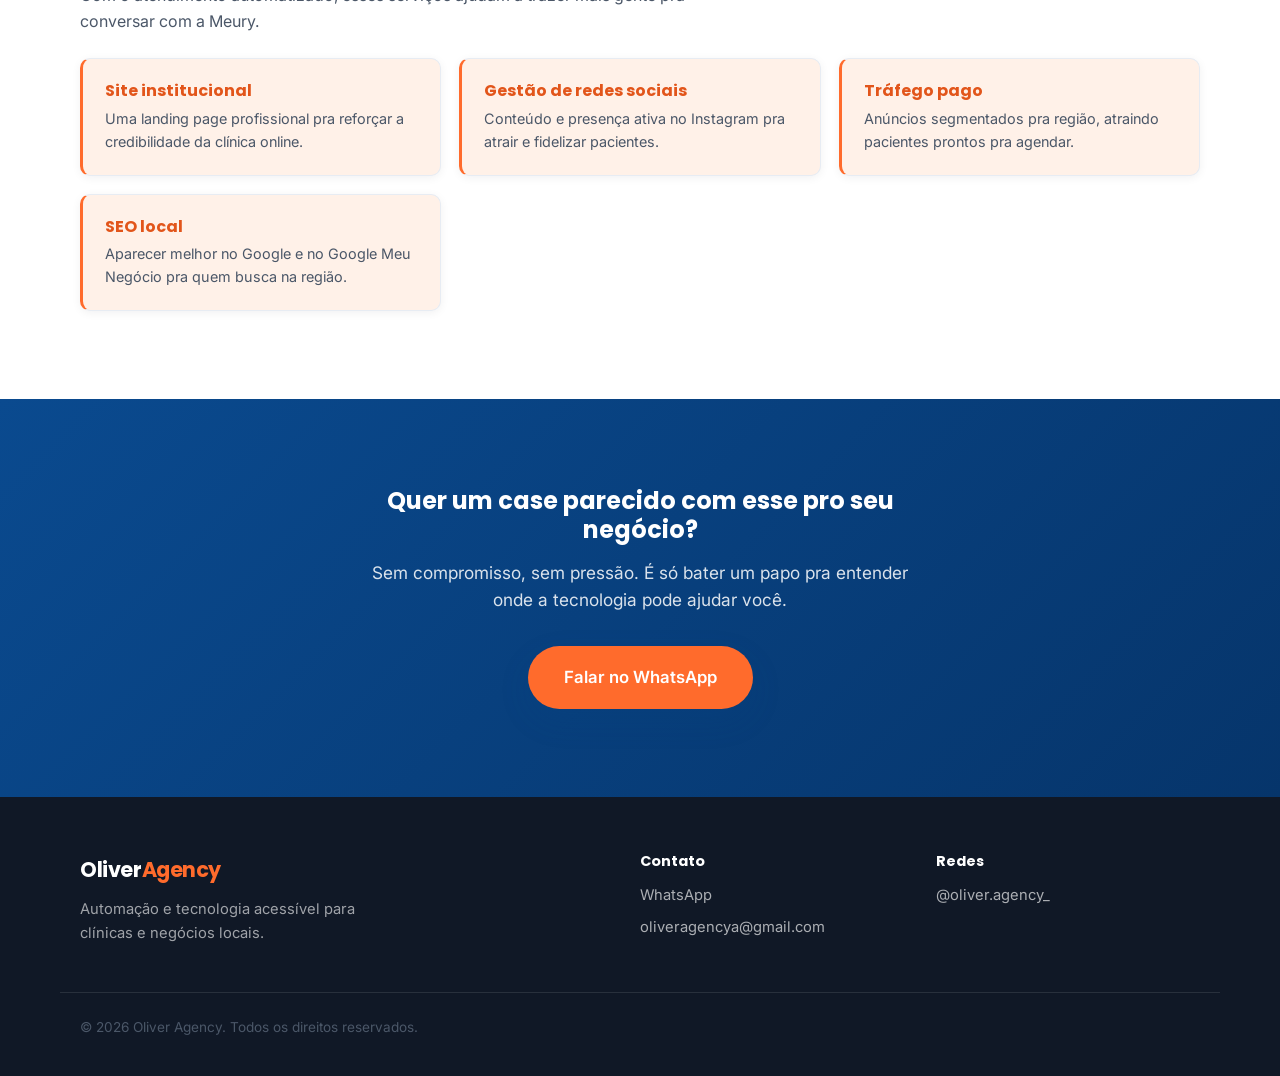
<file: cases/ortomaster.html>
<!DOCTYPE html>
<html lang="pt-BR">
<head>
<meta charset="UTF-8">
<meta name="viewport" content="width=device-width, initial-scale=1.0">
<title>OrtoMaster, Meury, atendimento automático via WhatsApp | Oliver Agency</title>
<meta name="description" content="Veja como a Meury, recepcionista de IA da Oliver Agency, automatiza o atendimento via WhatsApp da OrtoMaster.">
<link rel="icon" href="data:image/svg+xml,<svg xmlns=%22http://www.w3.org/2000/svg%22 viewBox=%220 0 100 100%22><rect width=%22100%22 height=%22100%22 rx=%2220%22 fill=%22%230A4A8F%22/><text x=%2250%22 y=%2268%22 font-size=%2260%22 text-anchor=%22middle%22 fill=%22%23FF6B2C%22 font-family=%22Arial%22>O</text></svg>">
<link rel="preconnect" href="https://fonts.googleapis.com">
<link rel="preconnect" href="https://fonts.gstatic.com" crossorigin>
<link href="https://fonts.googleapis.com/css2?family=Poppins:wght@600;700;800&family=Inter:wght@400;500;600;700&display=swap" rel="stylesheet">
<link rel="stylesheet" href="../css/style.css">
</head>
<body>
<div class="scroll-progress" id="scrollProgress" aria-hidden="true"></div>

<a class="skip-link" href="#main">Pular para o conteúdo</a>

<header class="site-header">
  <div class="container header-inner">
    <a href="../index.html" class="logo">Oliver<span>Agency</span></a>
    <nav class="main-nav" id="mainNav" aria-label="Navegação principal">
      <a href="../index.html#sobre">Sobre</a>
      <a href="../index.html#servicos">Serviços</a>
      <a href="../index.html#competencias">Competências</a>
      <a href="../index.html#cases">Cases</a>
      <a href="../index.html#processo">Processo</a>
      <a href="../index.html#contato" class="nav-cta">Fale com a gente</a>
    </nav>
    <button class="menu-toggle" id="menuToggle" aria-label="Abrir menu" aria-expanded="false" aria-controls="mainNav">
      <span></span><span></span><span></span>
    </button>
  </div>
</header>

<main id="main">
  <section class="section">
    <div class="container">
      <a class="profile-back" href="../index.html#cases">← Voltar para os cases</a>

      <div class="profile-hero">
        <div class="profile-avatar">
          <img src="../assets/img/ortomaster.png" alt="Logo da OrtoMaster">
        </div>
        <div class="profile-heading">
          <h1>OrtoMaster</h1>
          <p class="profile-niche">Clínica Odontológica, Euclides da Cunha, BA</p>
          <div class="profile-badges">
            <span class="status-badge">Meury, Atendimento automático via WhatsApp</span>
          </div>
        </div>
      </div>

      <div class="profile-story">
        <span class="ps-badge ps-badge-problem">Problema</span>
        <p>A OrtoMaster tem 8 profissionais e 11 procedimentos diferentes, cada um com sua própria agenda e regras de horário, um cenário complexo demais pra equipe dar conta de responder WhatsApp manualmente sem errar. Boa parte do dia da recepção ia embora triando pacientes, explicando procedimentos e tentando marcar consulta sem bater agendas, um trabalho repetitivo que tomava tempo do atendimento presencial.</p>
        <span class="ps-badge ps-badge-solution">Solução</span>
        <p>Criamos a Meury, uma recepcionista virtual com IA que atende o WhatsApp da clínica 24 horas por dia. Ela entende o que o paciente precisa, explica os procedimentos e agenda a consulta sozinha, respeitando as regras de cada profissional, sem perder a qualidade humana da conversa.</p>
      </div>

      <div class="profile-links">
        <a class="profile-link social-preview" href="https://instagram.com/clinica_ortomaster" target="_blank" rel="noopener">
          <svg viewBox="0 0 24 24" width="18" height="18" fill="none" stroke="currentColor" stroke-width="1.8"><rect x="3" y="3" width="18" height="18" rx="5"/><circle cx="12" cy="12" r="4"/><circle cx="17.2" cy="6.8" r="1"/></svg>
          Ver Instagram
          <span class="social-preview-card">
            <img src="../assets/img/ortomaster.png" alt="">
            <span class="social-preview-handle">@clinica_ortomaster</span>
            <span class="social-preview-cta">Ver perfil completo →</span>
          </span>
        </a>
        <a class="profile-link" href="https://wa.me/557599302763" target="_blank" rel="noopener">
          <svg viewBox="0 0 24 24" width="18" height="18" aria-hidden="true"><path fill="currentColor" d="M17.5 14.4c-.3-.1-1.6-.8-1.8-.9-.2-.1-.4-.1-.6.1-.2.3-.7.9-.8 1-.2.2-.3.2-.5.1-.3-.1-1.1-.4-2.1-1.3-.8-.7-1.3-1.6-1.5-1.8-.1-.2 0-.4.1-.5.1-.1.3-.3.4-.5.1-.1.2-.3.3-.4.1-.2 0-.4 0-.5C11 9.5 10.5 8.3 10.3 7.8c-.2-.5-.4-.4-.6-.4h-.5c-.2 0-.5.1-.7.3-.2.3-.9.9-.9 2.2s1 2.6 1.1 2.7c.1.2 1.9 3 4.6 4.1.6.3 1.1.4 1.5.6.6.2 1.2.2 1.6.1.5-.1 1.6-.6 1.8-1.3.2-.6.2-1.2.2-1.3-.1-.2-.2-.2-.5-.4z"/><path fill="currentColor" d="M12 2C6.5 2 2 6.5 2 12c0 1.9.5 3.6 1.4 5.1L2 22l5.1-1.3c1.4.8 3.1 1.2 4.9 1.2 5.5 0 10-4.5 10-10S17.5 2 12 2zm0 18.1c-1.6 0-3.2-.4-4.5-1.3l-.3-.2-3.3.9.9-3.2-.2-.3C3.7 14 3.2 13 3.2 12c0-4.8 3.9-8.7 8.7-8.7s8.7 3.9 8.7 8.7-3.8 8.1-8.6 8.1z"/></svg>
          WhatsApp da OrtoMaster
        </a>
      </div>

      <div class="service-group">
        <h2>O que a Meury faz</h2>
        <div class="service-grid">
          <div class="service-card service-card-done">
            <h3>Entende o paciente</h3>
            <p>Reconhece até gírias e termos populares (como "chumbar o dente") e identifica o procedimento certo, sem precisar de termo técnico.</p>
            <p class="service-why"><strong>Por quê?</strong> Paciente não fala como um site de dentista escreve; se a IA só entendesse termo técnico, ia travar a conversa toda hora.</p>
          </div>
          <div class="service-card service-card-done">
            <h3>Agenda sozinha</h3>
            <p>Verifica a agenda de cada profissional e marca a consulta automaticamente, respeitando a duração de cada procedimento.</p>
            <p class="service-why"><strong>Por quê?</strong> A OrtoMaster tem vários profissionais com horários diferentes, e errar um agendamento custa tempo real da clínica.</p>
          </div>
          <div class="service-card service-card-done">
            <h3>Tira dúvidas</h3>
            <p>Responde sobre preço, horário de funcionamento, formas de pagamento e detalhes de cada procedimento.</p>
            <p class="service-why"><strong>Por quê?</strong> A maioria das mensagens são perguntas repetidas, e resolver isso sozinha libera a equipe pra atender quem já está na cadeira.</p>
          </div>
          <div class="service-card service-card-done">
            <h3>Sabe quando chamar um humano</h3>
            <p>Encaminha pra equipe da clínica os casos que pedem atenção especial, como procedimentos mais complexos.</p>
            <p class="service-why"><strong>Por quê?</strong> Nem tudo deve ser automatizado. Casos delicados merecem uma pessoa de verdade do outro lado.</p>
          </div>
        </div>
      </div>

      <div class="profile-story">
        <h2>Resultado</h2>
        <p>Uma recepcionista de WhatsApp que atende 24 horas por dia, entende a linguagem informal do paciente e agenda consultas sem errar horário, liberando a equipe da OrtoMaster pra focar no atendimento presencial.</p>
      </div>

      <div class="service-group">
        <h2>O que também podemos oferecer</h2>
        <p class="service-group-sub">Com o atendimento automatizado, esses serviços ajudam a trazer mais gente pra conversar com a Meury.</p>
        <div class="service-grid">
          <div class="service-card service-card-upsell">
            <h3>Site institucional</h3>
            <p>Uma landing page profissional pra reforçar a credibilidade da clínica online.</p>
          </div>
          <div class="service-card service-card-upsell">
            <h3>Gestão de redes sociais</h3>
            <p>Conteúdo e presença ativa no Instagram pra atrair e fidelizar pacientes.</p>
          </div>
          <div class="service-card service-card-upsell">
            <h3>Tráfego pago</h3>
            <p>Anúncios segmentados pra região, atraindo pacientes prontos pra agendar.</p>
          </div>
          <div class="service-card service-card-upsell">
            <h3>SEO local</h3>
            <p>Aparecer melhor no Google e no Google Meu Negócio pra quem busca na região.</p>
          </div>
        </div>
      </div>
    </div>
  </section>

  <section class="cta-final">
    <div class="container cta-final-inner">
      <h2>Quer um case parecido com esse pro seu negócio?</h2>
      <p>Sem compromisso, sem pressão. É só bater um papo pra entender onde a tecnologia pode ajudar você.</p>
      <a href="https://wa.me/5575998316140?text=Ol%C3%A1%2C%20vi%20o%20case%20da%20OrtoMaster%20e%20quero%20saber%20mais%20sobre%20a%20Oliver%20Agency" class="btn btn-primary btn-lg" target="_blank" rel="noopener">
        Falar no WhatsApp
      </a>
    </div>
  </section>
</main>

<footer class="site-footer">
  <div class="container footer-inner">
    <div class="footer-brand">
      <span class="logo logo-footer">Oliver<span>Agency</span></span>
      <p>Automação e tecnologia acessível para clínicas e negócios locais.</p>
    </div>
    <div class="footer-contact">
      <h4>Contato</h4>
      <a href="https://wa.me/5575998316140" target="_blank" rel="noopener">WhatsApp</a>
      <a href="mailto:oliveragencya@gmail.com">oliveragencya@gmail.com</a>
    </div>
    <div class="footer-social">
      <h4>Redes</h4>
      <a href="https://instagram.com/oliver.agency_" target="_blank" rel="noopener">@oliver.agency_</a>
    </div>
  </div>
  <div class="container footer-bottom">
    <p>&copy; <span id="year"></span> Oliver Agency. Todos os direitos reservados.</p>
  </div>
</footer>

<script src="../js/main.js"></script>
</body>
</html>
</file>
<file: css/style.css>
/* ==========================================================================
   Oliver Agency — Design tokens
   ========================================================================== */
:root {
  --blue: #0A4A8F;
  --blue-dark: #06356b;
  --blue-light: #eaf2fb;
  --orange: #FF6B2C;
  --orange-dark: #e2551a;
  --orange-light: #fff1e8;
  --red: #d0342c;
  --red-light: #fbe8e7;
  --green: #1f7a4d;
  --green-light: #e5f4ec;
  --white: #ffffff;
  --ink: #101826;
  --ink-soft: #4b5768;
  --line: #e7ecf3;
  --bg-alt: #f6f9fd;

  --font-head: 'Poppins', 'Segoe UI', sans-serif;
  --font-body: 'Inter', 'Segoe UI', sans-serif;

  --radius: 16px;
  --radius-sm: 10px;
  --shadow-sm: 0 2px 10px rgba(16, 24, 38, 0.06);
  --shadow-md: 0 12px 32px rgba(10, 74, 143, 0.12);
  --container: 1160px;
}

* { box-sizing: border-box; }
html { scroll-behavior: smooth; }
body {
  margin: 0;
  font-family: var(--font-body);
  color: var(--ink);
  background: var(--white);
  line-height: 1.6;
  -webkit-font-smoothing: antialiased;
}
h1, h2, h3, h4 { font-family: var(--font-head); color: var(--blue-dark); line-height: 1.2; margin: 0 0 0.5em; }
p { margin: 0 0 1em; color: var(--ink-soft); }
a { color: inherit; text-decoration: none; }
code {
  font-family: 'SFMono-Regular', Consolas, monospace;
  font-size: 0.85em;
  background: var(--bg-alt);
  padding: 2px 6px;
  border-radius: 4px;
}
.profile-story a, .service-card p a {
  color: var(--blue);
  text-decoration: underline;
  text-underline-offset: 2px;
}
img { max-width: 100%; display: block; }
ol, ul { padding: 0; margin: 0; list-style: none; }
svg { flex-shrink: 0; }

.container {
  max-width: var(--container);
  margin: 0 auto;
  padding: 0 20px;
}
.section-narrow { max-width: 760px; }

.skip-link {
  position: absolute;
  left: -999px;
  top: 0;
  background: var(--blue);
  color: #fff;
  padding: 10px 16px;
  z-index: 1000;
}
.skip-link:focus { left: 10px; top: 10px; }

/* ==========================================================================
   Scroll progress bar
   ========================================================================== */
.scroll-progress {
  position: fixed;
  top: 0;
  left: 0;
  height: 3px;
  width: 0%;
  background: linear-gradient(90deg, var(--orange), var(--blue));
  z-index: 999;
  transition: width 0.1s linear;
}
@media (prefers-reduced-motion: reduce) {
  .scroll-progress { transition: none; }
}

/* ==========================================================================
   Header
   ========================================================================== */
.main-nav a.active { color: var(--orange-dark); }
.site-header {
  position: sticky;
  top: 0;
  z-index: 100;
  background: rgba(255, 255, 255, 0.92);
  backdrop-filter: blur(8px);
  border-bottom: 1px solid var(--line);
}
.header-inner {
  display: flex;
  align-items: center;
  justify-content: space-between;
  height: 72px;
}
.logo {
  font-family: var(--font-head);
  font-weight: 700;
  font-size: 1.3rem;
  color: var(--blue-dark);
  letter-spacing: -0.02em;
}
.logo span { color: var(--orange); }

.main-nav {
  display: flex;
  align-items: center;
  gap: 28px;
}
.main-nav a {
  font-size: 0.95rem;
  font-weight: 500;
  color: var(--ink);
  transition: color 0.2s ease;
}
.main-nav a:hover { color: var(--orange); }
.nav-cta {
  background: var(--orange);
  color: #fff !important;
  padding: 10px 18px;
  border-radius: 999px;
  font-weight: 600 !important;
}
.nav-cta:hover { background: var(--orange-dark); color: #fff !important; }

.menu-toggle {
  display: none;
  flex-direction: column;
  gap: 5px;
  background: none;
  border: none;
  cursor: pointer;
  padding: 8px;
}
.menu-toggle span {
  width: 24px;
  height: 2px;
  background: var(--blue-dark);
  transition: transform 0.25s ease, opacity 0.25s ease;
}
.menu-toggle.open span:nth-child(1) { transform: translateY(7px) rotate(45deg); }
.menu-toggle.open span:nth-child(2) { opacity: 0; }
.menu-toggle.open span:nth-child(3) { transform: translateY(-7px) rotate(-45deg); }

/* ==========================================================================
   Hero
   ========================================================================== */
.hero {
  position: relative;
  padding: 96px 0 80px;
  overflow: hidden;
  background: linear-gradient(180deg, #fbfdff 0%, #ffffff 100%);
}
.hero-glow {
  position: absolute;
  top: -180px;
  right: -160px;
  width: 480px;
  height: 480px;
  background: radial-gradient(circle, rgba(255,107,44,0.16), transparent 70%);
  z-index: 0;
  animation: float-blob-1 10s ease-in-out infinite;
}
.hero-glow-2 {
  position: absolute;
  bottom: -220px;
  left: -180px;
  width: 520px;
  height: 520px;
  background: radial-gradient(circle, rgba(10,74,143,0.12), transparent 70%);
  z-index: 0;
  animation: float-blob-2 12s ease-in-out infinite;
}
@keyframes float-blob-1 {
  0%, 100% { transform: translate(0, 0) scale(1); }
  50% { transform: translate(-30px, 30px) scale(1.06); }
}
@keyframes float-blob-2 {
  0%, 100% { transform: translate(0, 0) scale(1); }
  50% { transform: translate(30px, -20px) scale(1.08); }
}
@media (prefers-reduced-motion: reduce) {
  .hero-glow, .hero-glow-2 { animation: none; }
}
.hero-inner { position: relative; z-index: 1; max-width: 780px; }
.eyebrow {
  display: inline-block;
  font-weight: 600;
  color: var(--orange-dark);
  background: var(--orange-light);
  padding: 6px 14px;
  border-radius: 999px;
  font-size: 0.85rem;
  margin-bottom: 20px;
}
.hero h1 {
  font-size: clamp(2.1rem, 5vw, 3.4rem);
  font-weight: 700;
  letter-spacing: -0.02em;
  margin-bottom: 22px;
}
.hero h1 .highlight {
  background: linear-gradient(90deg, var(--orange-dark), var(--orange), #ffb27a, var(--orange));
  background-size: 250% auto;
  -webkit-background-clip: text;
  background-clip: text;
  color: transparent;
  animation: gradient-shift 5s ease-in-out infinite;
}
@keyframes gradient-shift {
  0%, 100% { background-position: 0% center; }
  50% { background-position: 100% center; }
}
@media (prefers-reduced-motion: reduce) {
  .hero h1 .highlight { animation: none; }
}
.hero-sub {
  font-size: 1.15rem;
  color: var(--ink-soft);
  max-width: 620px;
  margin-bottom: 32px;
}
.hero-actions { display: flex; flex-wrap: wrap; gap: 14px; }

/* ==========================================================================
   Buttons
   ========================================================================== */
.btn {
  position: relative;
  display: inline-flex;
  align-items: center;
  gap: 10px;
  padding: 14px 26px;
  border-radius: 999px;
  font-weight: 600;
  font-size: 1rem;
  transition: transform 0.2s ease, box-shadow 0.2s ease, background 0.2s ease;
  border: 2px solid transparent;
  cursor: pointer;
  overflow: hidden;
}
.btn-primary::before {
  content: "";
  position: absolute;
  top: 0;
  left: -60%;
  width: 40%;
  height: 100%;
  background: linear-gradient(120deg, transparent, rgba(255,255,255,0.35), transparent);
  transform: skewX(-20deg);
  transition: left 0.6s ease;
}
.btn-primary:hover::before { left: 130%; }
@media (prefers-reduced-motion: reduce) {
  .btn-primary::before { display: none; }
}
.btn-primary {
  background: var(--orange);
  color: #fff;
  box-shadow: var(--shadow-md);
}
.btn-primary:hover { background: var(--orange-dark); transform: translateY(-2px); }
.btn-ghost {
  background: transparent;
  color: var(--blue-dark);
  border-color: var(--line);
}
.btn-ghost:hover { border-color: var(--blue); transform: translateY(-2px); }
.btn-lg { padding: 16px 34px; font-size: 1.05rem; }

/* ==========================================================================
   Sections
   ========================================================================== */
.section { padding: 88px 0; }
.section-alt { background: var(--bg-alt); }
.section-head { max-width: 680px; margin: 0 auto 52px; text-align: center; }
.section-head p.lead { margin-left: auto; margin-right: auto; }

.tag {
  display: inline-block;
  font-size: 0.8rem;
  font-weight: 700;
  text-transform: uppercase;
  letter-spacing: 0.08em;
  color: var(--blue);
  margin-bottom: 14px;
}
.section h2 {
  font-size: clamp(1.6rem, 3.2vw, 2.3rem);
  font-weight: 700;
  letter-spacing: -0.01em;
}
.lead { font-size: 1.08rem; }

/* Sobre section keeps left alignment even though narrow */
#sobre .tag, #sobre h2, #sobre p { text-align: left; }

/* ==========================================================================
   Grids & Cards
   ========================================================================== */
.grid { display: grid; gap: 26px; }
.grid-3 { grid-template-columns: repeat(3, 1fr); }
.grid-2 { grid-template-columns: repeat(2, 1fr); }

.card {
  background: #fff;
  border: 1px solid var(--line);
  border-radius: var(--radius);
  padding: 32px 28px;
  box-shadow: var(--shadow-sm);
  transition: transform 0.25s ease, box-shadow 0.25s ease;
}
.card:hover { transform: translateY(-4px); box-shadow: var(--shadow-md); }
.card h3 { font-size: 1.15rem; margin-bottom: 10px; }
.card p { margin-bottom: 0; font-size: 0.97rem; }

.card-service {
  cursor: pointer;
  display: flex;
  flex-direction: column;
}
.card-service:focus-visible {
  outline: 2px solid var(--blue);
  outline-offset: 3px;
}
.card-more {
  display: inline-flex;
  align-items: center;
  gap: 4px;
  margin-top: auto;
  padding-top: 16px;
  font-size: 0.85rem;
  font-weight: 700;
  color: var(--orange-dark);
  transition: gap 0.2s ease;
}
.card-service:hover .card-more,
.card-service:focus-visible .card-more { gap: 8px; }

.card-icon {
  width: 56px;
  height: 56px;
  border-radius: 14px;
  display: flex;
  align-items: center;
  justify-content: center;
  margin-bottom: 20px;
}
.icon-orange { background: var(--orange-light); color: var(--orange-dark); }
.icon-blue { background: var(--blue-light); color: var(--blue); }

/* ==========================================================================
   Skills / Competências
   ========================================================================== */
.skills-grid {
  display: grid;
  grid-template-columns: repeat(2, 1fr);
  gap: 22px;
}
.skill-block {
  background: #fff;
  border: 1px solid var(--line);
  border-radius: var(--radius);
  padding: 28px;
  box-shadow: var(--shadow-sm);
}
.skill-title {
  display: flex;
  align-items: center;
  gap: 10px;
  font-size: 1.1rem;
  margin-bottom: 10px;
}
.dot { width: 10px; height: 10px; border-radius: 50%; flex-shrink: 0; }
.dot-orange { background: var(--orange); }
.dot-blue { background: var(--blue); }
.skill-desc { font-size: 0.95rem; margin-bottom: 16px; }
.badges { display: flex; flex-wrap: wrap; gap: 8px; }
.badge {
  font-size: 0.82rem;
  font-weight: 600;
  padding: 6px 12px;
  border-radius: 999px;
  background: var(--blue-light);
  color: var(--blue-dark);
  white-space: nowrap;
}

/* ==========================================================================
   Cases — carrossel horizontal infinito
   ========================================================================== */
.cases-carousel {
  display: flex;
  align-items: center;
  gap: 14px;
}
.cases-viewport {
  overflow-x: auto;
  overflow-y: hidden;
  flex: 1;
  min-width: 0;
  scroll-snap-type: x proximity;
  -webkit-overflow-scrolling: touch;
  scrollbar-width: none;
}
.cases-viewport::-webkit-scrollbar { display: none; }
.cases-slide { scroll-snap-align: start; }
.cases-track {
  display: flex;
  gap: 24px;
  transition: transform 0.6s cubic-bezier(0.65, 0, 0.35, 1);
}
.cases-slide {
  flex: 0 0 auto;
  width: 300px;
  display: flex;
}
.cases-slide > * { width: 100%; }
.cases-arrow {
  flex-shrink: 0;
  width: 44px;
  height: 44px;
  border-radius: 50%;
  background: #fff;
  border: 1px solid var(--line);
  display: flex;
  align-items: center;
  justify-content: center;
  color: var(--blue-dark);
  cursor: pointer;
  box-shadow: var(--shadow-sm);
  transition: background 0.2s ease, color 0.2s ease, transform 0.2s ease;
}
.cases-arrow:hover { background: var(--orange); color: #fff; transform: scale(1.06); }
@media (max-width: 980px) {
  .cases-slide { width: 270px; }
}
@media (max-width: 760px) {
  .cases-carousel { gap: 6px; }
  .cases-arrow { width: 36px; height: 36px; }
  .cases-slide { width: 78vw; }
}

.case-card {
  background: #fff;
  border: 1px solid var(--line);
  border-radius: var(--radius);
  padding: 26px 24px;
  box-shadow: var(--shadow-sm);
  transition: transform 0.25s ease, box-shadow 0.25s ease;
  display: flex;
  flex-direction: column;
}
.case-card:hover { transform: translateY(-4px); box-shadow: var(--shadow-md); }
.case-tagbar { margin-bottom: 16px; }
.case-type {
  font-size: 0.72rem;
  font-weight: 700;
  text-transform: uppercase;
  letter-spacing: 0.04em;
  color: var(--blue);
  background: var(--blue-light);
  padding: 5px 10px;
  border-radius: 999px;
}
.case-tagbar-progress .case-type { color: var(--orange-dark); background: var(--orange-light); }
.case-card h3 { font-size: 1.1rem; margin-bottom: 4px; }
.case-niche { font-size: 0.85rem; color: var(--ink-soft); font-weight: 600; margin-bottom: 12px; }
.case-result { font-size: 0.92rem; margin-bottom: 0; }

.case-avatar {
  width: 56px;
  height: 56px;
  border-radius: 50%;
  overflow: hidden;
  margin-bottom: 16px;
  background: var(--blue-light);
  display: flex;
  align-items: center;
  justify-content: center;
  border: 1px solid var(--line);
}
.case-avatar img { width: 100%; height: 100%; object-fit: cover; }
.case-avatar-fallback {
  font-family: var(--font-head);
  font-weight: 700;
  font-size: 1.05rem;
  color: var(--blue);
}

.case-cta-link {
  display: inline-flex;
  align-items: center;
  gap: 4px;
  margin-top: auto;
  padding-top: 16px;
  border-top: 1px solid var(--line);
  font-size: 0.88rem;
  font-weight: 700;
  color: var(--orange-dark);
  transition: gap 0.2s ease;
}
.case-cta-link:hover { gap: 8px; }

/* Portfólio (capas com prova visual) */
.portfolio-covers-grid {
  display: grid;
  grid-template-columns: repeat(auto-fit, minmax(260px, 1fr));
  gap: 28px;
}
.portfolio-cover {
  display: block;
  background: #fff;
  border: 1px solid var(--line);
  border-radius: var(--radius);
  overflow: hidden;
  box-shadow: var(--shadow-sm);
  transition: transform 0.25s ease, box-shadow 0.25s ease;
}
.portfolio-cover:hover,
.portfolio-cover:focus-visible { transform: translateY(-4px); box-shadow: var(--shadow-md); }

.portfolio-cover-media { display: block; position: relative; aspect-ratio: 8 / 5; overflow: hidden; background: var(--blue-light); }
.portfolio-cover-media img {
  width: 100%;
  height: 100%;
  object-fit: cover;
  display: block;
  transition: filter 0.35s ease, transform 0.35s ease;
}
.portfolio-cover-overlay {
  position: absolute;
  inset: 0;
  display: flex;
  align-items: center;
  justify-content: center;
  background: linear-gradient(180deg, rgba(10, 20, 40, 0.1), rgba(10, 20, 40, 0.72));
  opacity: 0;
  transition: opacity 0.35s ease;
}
.portfolio-cover-cta {
  display: inline-flex;
  align-items: center;
  gap: 8px;
  color: #fff;
  font-family: var(--font-head);
  font-weight: 700;
  font-size: 1rem;
}
.portfolio-cover:hover .portfolio-cover-media img,
.portfolio-cover:focus-visible .portfolio-cover-media img {
  filter: blur(3px) brightness(0.75);
  transform: scale(1.05);
}
.portfolio-cover:hover .portfolio-cover-overlay,
.portfolio-cover:focus-visible .portfolio-cover-overlay { opacity: 1; }

@media (hover: none) {
  .portfolio-cover-overlay {
    opacity: 1;
    align-items: flex-end;
    padding-bottom: 14px;
    background: linear-gradient(180deg, rgba(10, 20, 40, 0) 50%, rgba(10, 20, 40, 0.7));
  }
  .portfolio-cover-media img { filter: none !important; transform: none !important; }
}

.portfolio-cover-caption { padding: 16px 18px; display: flex; flex-direction: column; gap: 2px; }
.portfolio-cover-caption strong { font-family: var(--font-head); font-size: 1rem; color: var(--ink); }
.portfolio-cover-caption span { font-size: 0.85rem; color: var(--ink-soft); }

.portfolio-cover-more { aspect-ratio: 8 / 5.6; }
.portfolio-cover-more-inner {
  height: 100%;
  display: flex;
  flex-direction: column;
  align-items: center;
  justify-content: center;
  text-align: center;
  gap: 10px;
  padding: 28px 20px;
  background: linear-gradient(135deg, var(--blue-light), var(--orange-light));
  color: var(--blue-dark);
}
.portfolio-cover-more-inner strong { font-family: var(--font-head); font-size: 1.05rem; color: var(--ink); }
.portfolio-cover-more-inner span { font-size: 0.85rem; color: var(--ink-soft); max-width: 220px; }

.case-links {
  display: flex;
  align-items: center;
  gap: 10px;
  margin-top: 16px;
  padding-top: 16px;
  border-top: 1px solid var(--line);
}
.case-link {
  display: inline-flex;
  align-items: center;
  justify-content: center;
  width: 34px;
  height: 34px;
  border-radius: 50%;
  background: var(--bg-alt);
  color: var(--blue);
  transition: background 0.2s ease, color 0.2s ease;
}
.case-link:hover { background: var(--orange); color: #fff; }
.case-link-site {
  width: auto;
  border-radius: 999px;
  padding: 0 14px;
  gap: 6px;
  font-size: 0.82rem;
  font-weight: 600;
}

/* ==========================================================================
   Perfil de cliente (cases/*.html)
   ========================================================================== */
.profile-back {
  display: inline-flex;
  align-items: center;
  gap: 6px;
  font-size: 0.9rem;
  font-weight: 600;
  color: var(--blue);
  margin-bottom: 32px;
}
.profile-back:hover { color: var(--orange-dark); }

.profile-hero {
  display: flex;
  align-items: center;
  gap: 24px;
  flex-wrap: wrap;
  margin-bottom: 12px;
}
.profile-avatar {
  width: 88px;
  height: 88px;
  border-radius: 50%;
  background: var(--blue-light);
  border: 1px solid var(--line);
  display: flex;
  align-items: center;
  justify-content: center;
  overflow: hidden;
  flex-shrink: 0;
}
.profile-avatar img { width: 100%; height: 100%; object-fit: cover; }
.profile-avatar-fallback {
  font-family: var(--font-head);
  font-weight: 700;
  font-size: 1.8rem;
  color: var(--blue);
}
.profile-heading h1 {
  font-size: clamp(1.5rem, 3.4vw, 2.1rem);
  margin-bottom: 6px;
}
.profile-niche { color: var(--ink-soft); font-weight: 600; margin-bottom: 10px; }
.profile-badges { display: flex; flex-wrap: wrap; gap: 8px; }
.status-badge {
  font-size: 0.78rem;
  font-weight: 700;
  text-transform: uppercase;
  letter-spacing: 0.03em;
  padding: 5px 12px;
  border-radius: 999px;
  background: var(--blue-light);
  color: var(--blue-dark);
}
.status-badge-progress { background: var(--orange-light); color: var(--orange-dark); }

.profile-links {
  display: flex;
  flex-wrap: wrap;
  gap: 10px;
  margin: 28px 0 8px;
}
.profile-link {
  display: inline-flex;
  align-items: center;
  gap: 8px;
  padding: 10px 18px;
  border-radius: 999px;
  background: var(--bg-alt);
  border: 1px solid var(--line);
  color: var(--blue-dark);
  font-weight: 600;
  font-size: 0.92rem;
  transition: background 0.2s ease, border-color 0.2s ease;
}
.profile-link:hover { background: var(--blue-light); border-color: var(--blue); }

.social-preview { position: relative; }
.social-preview-card {
  position: absolute;
  bottom: calc(100% + 12px);
  left: 50%;
  transform: translateX(-50%) translateY(6px);
  width: 180px;
  background: #fff;
  border: 1px solid var(--line);
  border-radius: 16px;
  padding: 16px;
  box-shadow: var(--shadow-md);
  opacity: 0;
  pointer-events: none;
  transition: opacity 0.2s ease, transform 0.2s ease;
  text-align: center;
  z-index: 20;
}
.social-preview-card::after {
  content: "";
  position: absolute;
  top: 100%;
  left: 50%;
  transform: translateX(-50%);
  border: 7px solid transparent;
  border-top-color: #fff;
}
.social-preview:hover .social-preview-card,
.social-preview:focus-visible .social-preview-card {
  opacity: 1;
  transform: translateX(-50%) translateY(0);
  pointer-events: auto;
}
.social-preview-card img {
  width: 56px;
  height: 56px;
  border-radius: 50%;
  object-fit: cover;
  display: block;
  margin: 0 auto 10px;
  border: 1px solid var(--line);
}
.social-preview-handle {
  display: block;
  font-weight: 700;
  font-size: 0.85rem;
  color: var(--ink);
  margin-bottom: 6px;
}
.social-preview-cta {
  display: block;
  font-size: 0.75rem;
  color: var(--orange-dark);
  font-weight: 700;
}

.profile-intro { max-width: 680px; font-size: 1.05rem; margin: 24px 0 0; }

.service-group { margin-top: 56px; }
.service-group h2 {
  font-size: 1.35rem;
  margin-bottom: 6px;
}
.service-group-sub { color: var(--ink-soft); margin-bottom: 24px; max-width: 620px; }

.service-grid {
  display: grid;
  grid-template-columns: repeat(3, 1fr);
  gap: 18px;
}
.service-card {
  background: #fff;
  border: 1px solid var(--line);
  border-radius: var(--radius-sm);
  padding: 22px;
  box-shadow: var(--shadow-sm);
}
.service-card h3 { font-size: 1rem; margin-bottom: 6px; }
.service-card p { font-size: 0.9rem; margin-bottom: 0; }
.service-card-done { border-left: 3px solid var(--blue); }
.service-card-upsell {
  border-left: 3px solid var(--orange);
  background: var(--orange-light);
}
.service-card-upsell h3 { color: var(--orange-dark); }

/* ==========================================================================
   Perfil de cliente — narrativa, stack, estatísticas e desafios
   ========================================================================== */
.profile-story {
  max-width: 760px;
  margin-top: 32px;
}
.profile-story h2 { font-size: 1.35rem; margin-bottom: 14px; }
.ps-badge {
  display: block;
  width: fit-content;
  font-size: 0.78rem;
  font-weight: 700;
  text-transform: uppercase;
  letter-spacing: 0.05em;
  padding: 6px 14px;
  border-radius: 999px;
  margin: 24px 0 10px;
}
.ps-badge:first-child { margin-top: 0; }
.ps-badge-problem { background: var(--red-light); color: var(--red); }
.ps-badge-solution { background: var(--green-light); color: var(--green); }

.service-card { display: flex; flex-direction: column; }

.service-block {
  margin-top: 48px;
  padding-top: 40px;
  border-top: 2px solid var(--line);
}
.service-block:first-of-type { margin-top: 32px; padding-top: 0; border-top: none; }
.service-block-title {
  display: flex;
  align-items: center;
  gap: 10px;
  font-family: var(--font-head);
  font-weight: 700;
  font-size: 1.55rem;
  color: var(--blue-dark);
  margin-bottom: 20px;
}
.service-why {
  margin-top: 10px;
  font-size: 0.85rem;
  color: var(--ink-soft);
}
.service-why strong { color: var(--ink); }
.profile-story p { font-size: 1.02rem; }
.profile-story p + p { margin-top: 1em; }

.tech-stack { margin-top: 28px; }
.tech-stack-label {
  font-size: 0.78rem;
  font-weight: 700;
  text-transform: uppercase;
  letter-spacing: 0.05em;
  color: var(--ink-soft);
  margin-bottom: 10px;
}

.stat-grid {
  display: grid;
  grid-template-columns: repeat(3, 1fr);
  gap: 18px;
}
.stat-card {
  background: var(--blue-light);
  border-radius: var(--radius-sm);
  padding: 24px 20px;
  text-align: center;
}
.stat-number {
  display: block;
  font-family: var(--font-head);
  font-weight: 800;
  font-size: 1.9rem;
  color: var(--blue-dark);
  line-height: 1.1;
  margin-bottom: 6px;
}
.stat-label { font-size: 0.88rem; color: var(--ink-soft); }
.stat-grid-spaced { margin-top: 18px; }

.challenge-list { display: flex; flex-direction: column; gap: 16px; }
.challenge-item {
  background: #fff;
  border: 1px solid var(--line);
  border-radius: var(--radius-sm);
  padding: 20px 22px;
  box-shadow: var(--shadow-sm);
}
.challenge-item h3 { font-size: 1rem; margin-bottom: 8px; }
.challenge-item p { font-size: 0.92rem; margin-bottom: 0; }
.challenge-item p + p { margin-top: 8px; }
.challenge-item .challenge-fix { color: var(--blue-dark); }
.challenge-item .challenge-fix strong { color: inherit; }

.role-note {
  margin-top: 20px;
  font-size: 0.92rem;
  color: var(--ink-soft);
  border-left: 3px solid var(--line);
  padding-left: 14px;
}

@media (max-width: 760px) {
  .stat-grid { grid-template-columns: 1fr; }
}

.case-card-placeholder {
  border: 2px dashed var(--line);
  background: var(--bg-alt);
  align-items: flex-start;
  justify-content: center;
  cursor: pointer;
  text-decoration: none;
}
.case-card-placeholder:hover {
  border-color: var(--orange);
  background: var(--orange-light);
}
.case-card-placeholder:hover .case-placeholder-icon {
  background: var(--orange);
  color: #fff;
  border-color: var(--orange);
}
.case-placeholder-icon {
  width: 44px;
  height: 44px;
  border-radius: 12px;
  background: #fff;
  border: 1px solid var(--line);
  display: flex;
  align-items: center;
  justify-content: center;
  color: var(--orange);
  margin-bottom: 14px;
}
.case-card-placeholder h3 { color: var(--ink-soft); }

/* ==========================================================================
   Processo
   ========================================================================== */
.process-list {
  display: grid;
  grid-template-columns: repeat(4, 1fr);
  gap: 24px;
  counter-reset: step;
}
.process-step {
  background: #fff;
  border: 1px solid var(--line);
  border-radius: var(--radius);
  padding: 28px 22px;
  position: relative;
}
.step-number {
  display: block;
  font-family: var(--font-head);
  font-weight: 800;
  font-size: 1.6rem;
  color: var(--orange);
  margin-bottom: 12px;
}
.process-list-3col { grid-template-columns: repeat(3, 1fr); }
.process-step h3 { font-size: 1.05rem; margin-bottom: 8px; }
.process-step p { font-size: 0.92rem; margin-bottom: 0; }

/* ==========================================================================
   Diferenciais
   ========================================================================== */
.diff-item {
  display: flex;
  gap: 18px;
  padding: 20px;
}
.diff-icon {
  width: 48px;
  height: 48px;
  border-radius: 12px;
  background: var(--blue-light);
  color: var(--blue);
  display: flex;
  align-items: center;
  justify-content: center;
  flex-shrink: 0;
}
.diff-item h3 { font-size: 1.05rem; margin-bottom: 6px; }
.diff-item p { font-size: 0.95rem; margin-bottom: 0; }

/* ==========================================================================
   CTA final
   ========================================================================== */
.cta-final {
  background: linear-gradient(135deg, var(--blue) 0%, var(--blue-dark) 100%);
  padding: 88px 0;
  text-align: center;
}
.cta-final-inner { max-width: 620px; margin: 0 auto; }
.cta-final h2 { color: #fff; margin-bottom: 14px; }
.cta-final p { color: rgba(255,255,255,0.85); margin-bottom: 32px; font-size: 1.08rem; }

/* ==========================================================================
   Footer
   ========================================================================== */
.site-footer {
  background: var(--ink);
  color: rgba(255,255,255,0.75);
  padding: 56px 0 24px;
}
.footer-inner {
  display: grid;
  grid-template-columns: 2fr 1fr 1fr;
  gap: 32px;
  padding-bottom: 32px;
  border-bottom: 1px solid rgba(255,255,255,0.1);
}
.logo-footer { color: #fff; }
.logo-footer span { color: var(--orange); }
.footer-brand p { margin-top: 12px; color: rgba(255,255,255,0.6); font-size: 0.92rem; max-width: 280px; }
.site-footer h4 { color: #fff; font-size: 0.9rem; margin-bottom: 14px; }
.site-footer a { display: block; color: rgba(255,255,255,0.65); font-size: 0.92rem; margin-bottom: 8px; transition: color 0.2s ease; }
.site-footer a:hover { color: var(--orange); }
.footer-bottom { padding-top: 24px; font-size: 0.85rem; color: rgba(255,255,255,0.5); }

/* ==========================================================================
   Reveal animation
   ========================================================================== */
.reveal {
  opacity: 0;
  transform: translateY(16px);
  transition: opacity 0.6s ease, transform 0.6s ease;
}
.reveal.is-visible { opacity: 1; transform: translateY(0); }
@media (prefers-reduced-motion: reduce) {
  .reveal { opacity: 1; transform: none; transition: none; }
  html { scroll-behavior: auto; }
}

/* ==========================================================================
   Responsive
   ========================================================================== */
@media (max-width: 980px) {
  .grid-3 { grid-template-columns: repeat(2, 1fr); }
  .process-list { grid-template-columns: repeat(2, 1fr); }
  .skills-grid { grid-template-columns: 1fr; }
  .footer-inner { grid-template-columns: 1fr 1fr; }
  .service-grid { grid-template-columns: repeat(2, 1fr); }
}

@media (max-width: 760px) {
  .main-nav {
    position: absolute;
    top: 72px;
    left: 0;
    right: 0;
    background: #fff;
    flex-direction: column;
    align-items: stretch;
    padding: 16px 20px 24px;
    gap: 4px;
    border-bottom: 1px solid var(--line);
    box-shadow: var(--shadow-md);
    transform: translateY(-8px);
    opacity: 0;
    pointer-events: none;
    transition: transform 0.25s ease, opacity 0.25s ease;
  }
  .main-nav.open { transform: translateY(0); opacity: 1; pointer-events: auto; }
  .main-nav a { padding: 12px 8px; border-radius: 8px; }
  .main-nav a:hover { background: var(--bg-alt); }
  .nav-cta { text-align: center; margin-top: 6px; }
  .menu-toggle { display: flex; }

  .hero { padding: 64px 0 56px; }
  .section { padding: 64px 0; }

  .grid-3, .grid-2, .process-list, .service-grid { grid-template-columns: 1fr; }
  .profile-hero { gap: 16px; }
  .footer-inner { grid-template-columns: 1fr; }
  .diff-item { padding: 16px 0; }
}

/* ==========================================================================
   Modal de serviço
   ========================================================================== */
.modal-overlay {
  position: fixed;
  inset: 0;
  background: rgba(16, 24, 38, 0.55);
  backdrop-filter: blur(4px);
  -webkit-backdrop-filter: blur(4px);
  display: flex;
  align-items: center;
  justify-content: center;
  z-index: 300;
  padding: 24px;
  opacity: 0;
  transition: opacity 0.25s ease;
}
.modal-overlay.is-open { opacity: 1; }
.modal-overlay[hidden] { display: none; }

.modal-panel {
  position: relative;
  background: #fff;
  border-radius: var(--radius);
  max-width: 560px;
  width: 100%;
  max-height: 88vh;
  overflow-y: auto;
  padding: 36px 32px 32px;
  box-shadow: var(--shadow-md);
  transform: translateY(16px) scale(0.98);
  opacity: 0;
  transition: transform 0.28s cubic-bezier(0.2, 0.8, 0.2, 1), opacity 0.25s ease;
}
.modal-overlay.is-open .modal-panel {
  transform: translateY(0) scale(1);
  opacity: 1;
}
@media (prefers-reduced-motion: reduce) {
  .modal-overlay, .modal-panel { transition: none; }
}

.modal-close {
  position: absolute;
  top: 18px;
  right: 18px;
  width: 36px;
  height: 36px;
  border-radius: 50%;
  border: 1px solid var(--line);
  background: var(--bg-alt);
  color: var(--ink);
  display: flex;
  align-items: center;
  justify-content: center;
  cursor: pointer;
  transition: background 0.2s ease, color 0.2s ease;
}
.modal-close:hover { background: var(--orange); color: #fff; border-color: var(--orange); }

.modal-header {
  display: flex;
  align-items: center;
  gap: 16px;
  margin-bottom: 14px;
  padding-right: 36px;
}
.modal-icon {
  width: 52px;
  height: 52px;
  border-radius: 14px;
  background: var(--orange-light);
  color: var(--orange-dark);
  display: flex;
  align-items: center;
  justify-content: center;
  flex-shrink: 0;
}
.modal-icon svg { width: 26px; height: 26px; }
.modal-header h2 { font-size: 1.3rem; margin: 0; }

.modal-summary {
  font-family: var(--font-head);
  font-weight: 700;
  font-size: 1.15rem;
  color: var(--blue-dark);
  line-height: 1.4;
  margin-bottom: 24px;
}

.modal-subhead {
  font-size: 0.9rem;
  font-weight: 700;
  text-transform: uppercase;
  letter-spacing: 0.04em;
  color: var(--blue);
  margin: 0 0 12px;
}

.modal-steps {
  list-style: none;
  counter-reset: modal-step;
  margin: 0 0 24px;
  padding: 0;
  display: flex;
  flex-direction: column;
  gap: 10px;
}
.modal-steps li {
  counter-increment: modal-step;
  position: relative;
  padding-left: 34px;
  font-size: 0.95rem;
  color: var(--ink);
}
.modal-steps li::before {
  content: counter(modal-step);
  position: absolute;
  left: 0;
  top: 0;
  width: 24px;
  height: 24px;
  border-radius: 50%;
  background: var(--blue-light);
  color: var(--blue-dark);
  font-size: 0.78rem;
  font-weight: 700;
  display: flex;
  align-items: center;
  justify-content: center;
}

.modal-included {
  list-style: none;
  margin: 0 0 20px;
  padding: 0;
  display: flex;
  flex-direction: column;
  gap: 8px;
}
.modal-included li {
  position: relative;
  padding-left: 26px;
  font-size: 0.95rem;
  color: var(--ink);
}
.modal-included li::before {
  content: "✓";
  position: absolute;
  left: 0;
  top: 0;
  color: var(--orange-dark);
  font-weight: 700;
}

.modal-audience {
  font-size: 0.92rem;
  color: var(--ink-soft);
  background: var(--bg-alt);
  border-radius: var(--radius-sm);
  padding: 14px 16px;
  margin-bottom: 20px;
}
.modal-audience strong { color: var(--ink); }

.modal-note {
  font-size: 0.85rem;
  color: var(--ink-soft);
  margin-bottom: 20px;
}

.modal-cta { width: 100%; justify-content: center; }

@media (max-width: 640px) {
  .modal-overlay { padding: 0; align-items: flex-end; }
  .modal-panel {
    max-width: 100%;
    max-height: 90vh;
    border-radius: 20px 20px 0 0;
    padding: 28px 22px 24px;
    transform: translateY(100%);
  }
  .modal-overlay.is-open .modal-panel { transform: translateY(0); }
}
</file>
